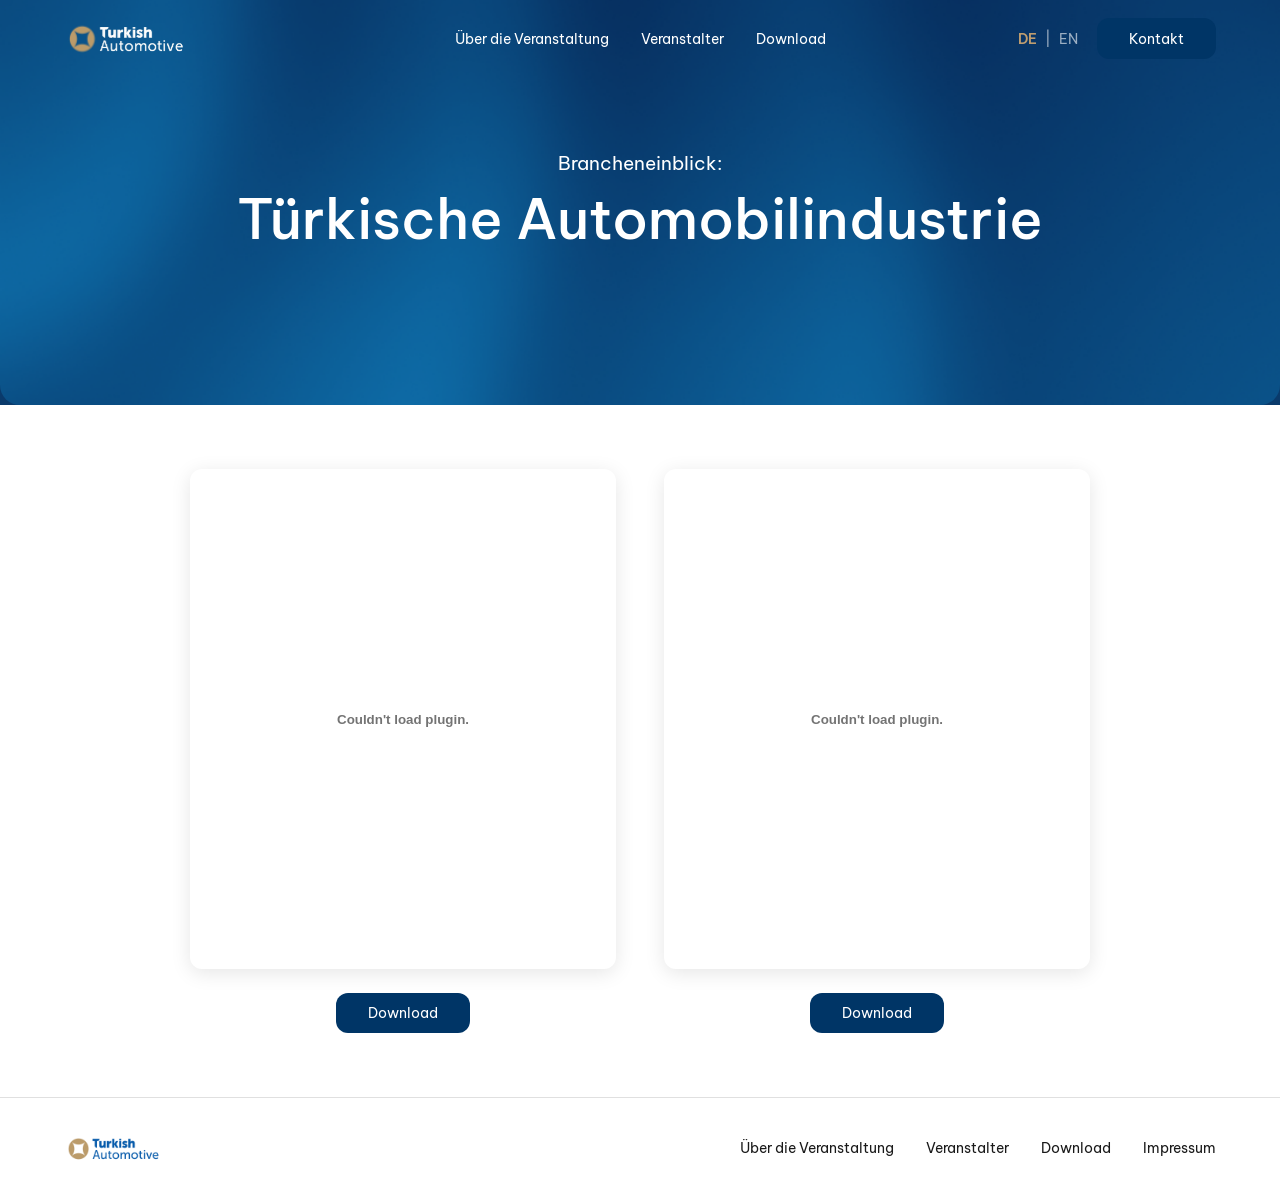
<file: download.html>
<!DOCTYPE html>
<html lang="de">
<head>
    <meta charset="UTF-8">
    <meta name="viewport" content="width=device-width, initial-scale=1.0">
    <title>Download – Deutsch-Türkischer Automobilgipfel 2025</title>
    <link rel="preconnect" href="https://fonts.googleapis.com">
    <link rel="preconnect" href="https://fonts.gstatic.com" crossorigin>
    <link href="https://fonts.googleapis.com/css2?family=Abhaya+Libre:wght@400;600;700;800&family=Be+Vietnam:wght@400;500;600;700&display=swap" rel="stylesheet">
    <link rel="stylesheet" href="style.css?v=29">
</head>
<body>
    <header class="header">
        <div class="header-logo">
            <img src="images/logos/Turkishautomotive logo weiss.svg" alt="Logo" class="logo-white">
            <img src="images/logos/Turkishautomotive logo blaue.svg" alt="Logo" class="logo-blue">
        </div>
        <nav class="header-nav">
            <a href="index.html#about">Über die Veranstaltung</a>
            <a href="veranstalter.html">Veranstalter</a>
            <a href="download.html">Download</a>
        </nav>
        <div class="header-actions"><div class="lang-switch"><a href="#" class="active">DE</a><span class="lang-divider">|</span><a href="download_en.html">EN</a></div><a href="kontakt.html" class="header-btn">Kontakt</a></div>
        <button class="hamburger" onclick="document.querySelector('.header').classList.toggle('nav-open')">
            <span></span><span></span><span></span>
        </button>
    </header>

    <section class="page-hero">
        <img src="images/backgrounds/blured_background.png" alt="" class="page-hero-bg">
        <div class="page-hero-text">
            <p class="page-hero-subtitle">Brancheneinblick:</p>
            <h1 class="page-hero-title">Türkische Automobilindustrie</h1>
        </div>
    </section>

    <section class="downloads">
        <div class="downloads-grid">
            <div class="download-card">
                <div class="download-preview">
                    <embed src="pdfs/Broschüre1.pdf" type="application/pdf">
                </div>
                <a href="pdfs/Broschüre1.pdf" download class="btn-download">Download</a>
            </div>
            <div class="download-card">
                <div class="download-preview">
                    <embed src="pdfs/Broschüre2.pdf" type="application/pdf">
                </div>
                <a href="pdfs/Broschüre2.pdf" download class="btn-download">Download</a>
            </div>
        </div>
    </section>

    <footer class="footer">
        <div class="footer-logo">
            <img src="images/logos/Turkishautomotive logo blaue.svg" alt="Logo">
        </div>
        <nav class="footer-nav">
            <a href="index.html#about">Über die Veranstaltung</a>
            <a href="veranstalter.html">Veranstalter</a>
            <a href="download.html">Download</a>
            <a href="impressum.html">Impressum</a>
        </nav>
    </footer>

    <script>

        if (location.hash) {
            history.replaceState(null, '', location.pathname + location.search);
            window.scrollTo(0, 0);
        }
        document.querySelectorAll('a[href^="#"]').forEach(a => {
            const href = a.getAttribute('href');
            if (href.length < 2) return;
            a.addEventListener('click', (e) => {
                const target = document.getElementById(href.slice(1));
                if (!target) return;
                e.preventDefault();
                target.scrollIntoView({behavior:'smooth'});
            });
        });
        const header = document.querySelector('.header');
        window.addEventListener('scroll', () => {
            if (window.scrollY > 50) {
                header.classList.add('scrolled');
            } else {
                header.classList.remove('scrolled');
            }
        });

        document.querySelectorAll('.hero, .page-hero').forEach(hero => {
            const isHero = hero.classList.contains('hero');
            const content = isHero ? hero.querySelector('.hero-content') : hero;
            const targets = Array.from(content ? content.children : [])
                .filter(el => !el.classList.contains('page-hero-bg'));
            targets.forEach((el, i) => {
                el.classList.add('reveal');
                el.style.transitionDelay = (i * 120) + 'ms';
            });
            requestAnimationFrame(() => requestAnimationFrame(() => {
                targets.forEach(el => el.classList.add('visible'));
            }));
        });
        document.querySelectorAll('section').forEach(section => {
            if (section.classList.contains('hero') || section.classList.contains('page-hero')) return;
            Array.from(section.children).forEach((el, i) => {
                if (el.classList.contains('guests-bg') ||
                    el.classList.contains('location-bg') ||
                    el.classList.contains('page-hero-bg')) return;
                el.classList.add('reveal');
                el.style.transitionDelay = (i * 100) + 'ms';
            });
        });
        document.querySelectorAll('.guests-grid, .speakers-grid, .moderators-grid, .downloads-grid').forEach(grid => {
            Array.from(grid.children).forEach((card, i) => {
                card.classList.add('reveal');
                card.style.transitionDelay = (i * 90) + 'ms';
            });
        });
        document.querySelectorAll('.veranstalter-text > p, .impressum-block, .about-text > p').forEach((el, i) => {
            el.classList.add('reveal');
            el.style.transitionDelay = ((i % 8) * 80) + 'ms';
        });
        const revealObs = new IntersectionObserver((entries) => {
            entries.forEach(e => {
                if (e.isIntersecting) {
                    e.target.classList.add('visible');
                    revealObs.unobserve(e.target);
                }
            });
        }, { threshold: 0.1, rootMargin: '0px 0px -40px 0px' });
        document.querySelectorAll('.reveal').forEach(el => revealObs.observe(el));
    </script>
</body>
</html>
</file>
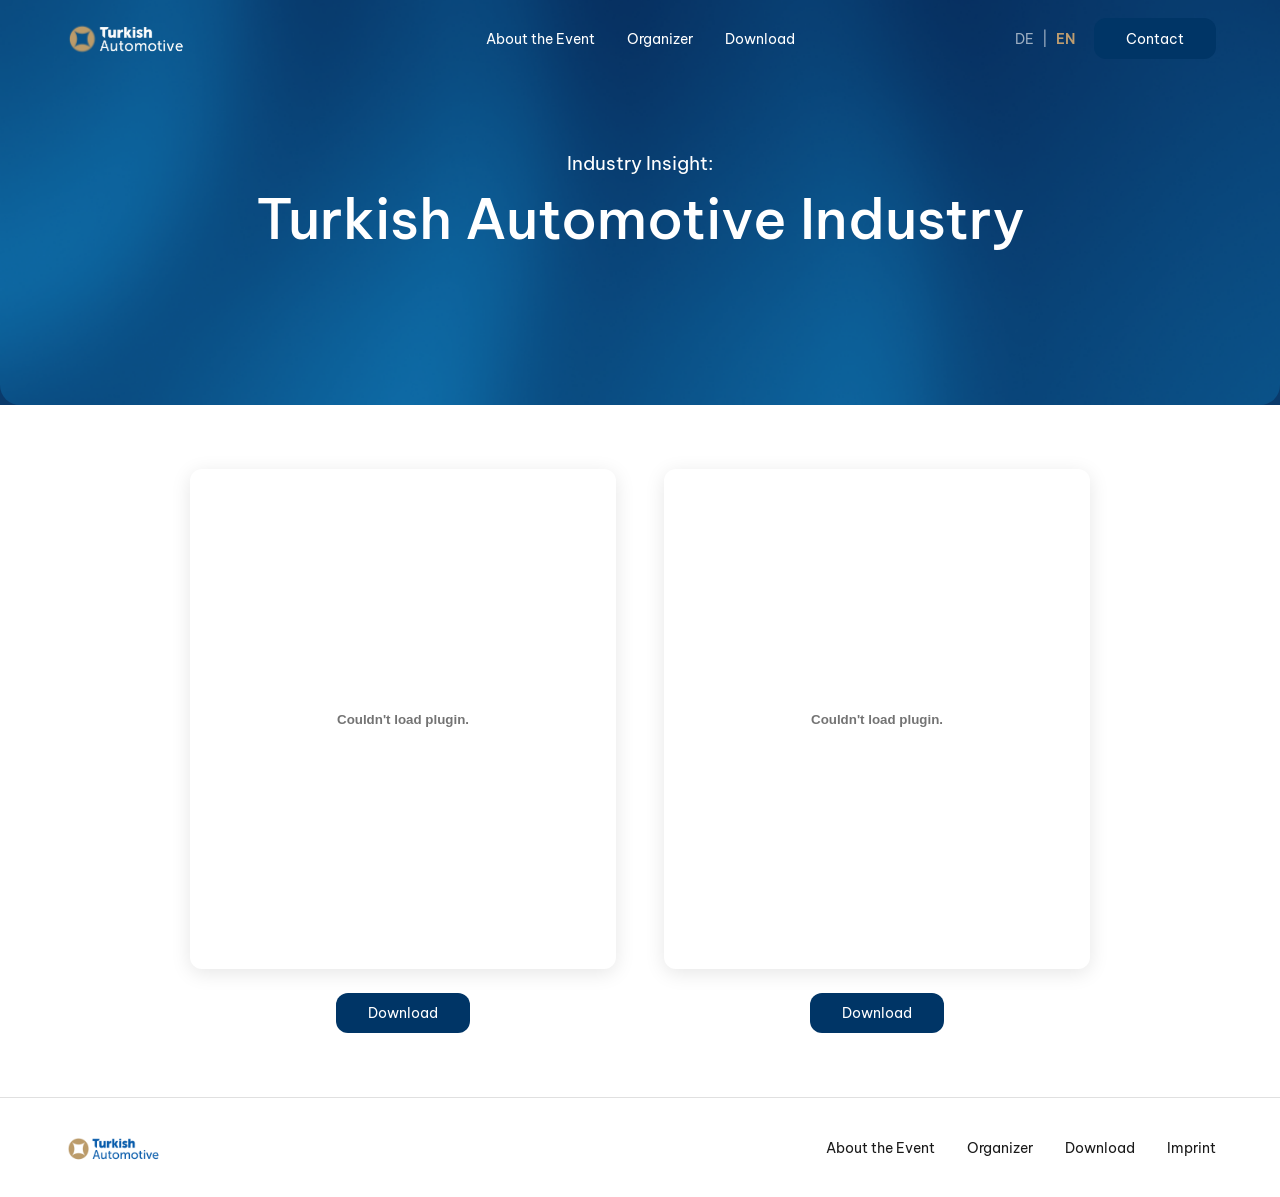
<file: download_en.html>
<!DOCTYPE html>
<html lang="en">
<head>
    <meta charset="UTF-8">
    <meta name="viewport" content="width=device-width, initial-scale=1.0">
    <title>Download – German-Turkish Automotive Summit 2025</title>
    <link rel="preconnect" href="https://fonts.googleapis.com">
    <link rel="preconnect" href="https://fonts.gstatic.com" crossorigin>
    <link href="https://fonts.googleapis.com/css2?family=Abhaya+Libre:wght@400;600;700;800&family=Be+Vietnam:wght@400;500;600;700&display=swap" rel="stylesheet">
    <link rel="stylesheet" href="style.css?v=29">
</head>
<body>
    <header class="header">
        <div class="header-logo">
            <img src="images/logos/Turkishautomotive logo weiss.svg" alt="Logo" class="logo-white">
            <img src="images/logos/Turkishautomotive logo blaue.svg" alt="Logo" class="logo-blue">
        </div>
        <nav class="header-nav">
            <a href="index_en.html#about">About the Event</a>
            <a href="veranstalter_en.html">Organizer</a>
            <a href="download_en.html">Download</a>
        </nav>
        <div class="header-actions"><div class="lang-switch"><a href="download.html">DE</a><span class="lang-divider">|</span><a href="#" class="active">EN</a></div><a href="kontakt_en.html" class="header-btn">Contact</a></div>
        <button class="hamburger" onclick="document.querySelector('.header').classList.toggle('nav-open')">
            <span></span><span></span><span></span>
        </button>
    </header>

    <section class="page-hero">
        <img src="images/backgrounds/blured_background.png" alt="" class="page-hero-bg">
        <div class="page-hero-text">
            <p class="page-hero-subtitle">Industry Insight:</p>
            <h1 class="page-hero-title">Turkish Automotive Industry</h1>
        </div>
    </section>

    <section class="downloads">
        <div class="downloads-grid">
            <div class="download-card">
                <div class="download-preview">
                    <embed src="pdfs/Broschüre1.pdf" type="application/pdf">
                </div>
                <a href="pdfs/Broschüre1.pdf" download class="btn-download">Download</a>
            </div>
            <div class="download-card">
                <div class="download-preview">
                    <embed src="pdfs/Broschüre2.pdf" type="application/pdf">
                </div>
                <a href="pdfs/Broschüre2.pdf" download class="btn-download">Download</a>
            </div>
        </div>
    </section>

    <footer class="footer">
        <div class="footer-logo">
            <img src="images/logos/Turkishautomotive logo blaue.svg" alt="Logo">
        </div>
        <nav class="footer-nav">
            <a href="index_en.html#about">About the Event</a>
            <a href="veranstalter_en.html">Organizer</a>
            <a href="download_en.html">Download</a>
            <a href="impressum_en.html">Imprint</a>
        </nav>
    </footer>

    <script>

        if (location.hash) {
            history.replaceState(null, '', location.pathname + location.search);
            window.scrollTo(0, 0);
        }
        document.querySelectorAll('a[href^="#"]').forEach(a => {
            const href = a.getAttribute('href');
            if (href.length < 2) return;
            a.addEventListener('click', (e) => {
                const target = document.getElementById(href.slice(1));
                if (!target) return;
                e.preventDefault();
                target.scrollIntoView({behavior:'smooth'});
            });
        });
        const header = document.querySelector('.header');
        window.addEventListener('scroll', () => {
            if (window.scrollY > 50) {
                header.classList.add('scrolled');
            } else {
                header.classList.remove('scrolled');
            }
        });

        document.querySelectorAll('.hero, .page-hero').forEach(hero => {
            const isHero = hero.classList.contains('hero');
            const content = isHero ? hero.querySelector('.hero-content') : hero;
            const targets = Array.from(content ? content.children : [])
                .filter(el => !el.classList.contains('page-hero-bg'));
            targets.forEach((el, i) => {
                el.classList.add('reveal');
                el.style.transitionDelay = (i * 120) + 'ms';
            });
            requestAnimationFrame(() => requestAnimationFrame(() => {
                targets.forEach(el => el.classList.add('visible'));
            }));
        });
        document.querySelectorAll('section').forEach(section => {
            if (section.classList.contains('hero') || section.classList.contains('page-hero')) return;
            Array.from(section.children).forEach((el, i) => {
                if (el.classList.contains('guests-bg') ||
                    el.classList.contains('location-bg') ||
                    el.classList.contains('page-hero-bg')) return;
                el.classList.add('reveal');
                el.style.transitionDelay = (i * 100) + 'ms';
            });
        });
        document.querySelectorAll('.guests-grid, .speakers-grid, .moderators-grid, .downloads-grid').forEach(grid => {
            Array.from(grid.children).forEach((card, i) => {
                card.classList.add('reveal');
                card.style.transitionDelay = (i * 90) + 'ms';
            });
        });
        document.querySelectorAll('.veranstalter-text > p, .impressum-block, .about-text > p').forEach((el, i) => {
            el.classList.add('reveal');
            el.style.transitionDelay = ((i % 8) * 80) + 'ms';
        });
        const revealObs = new IntersectionObserver((entries) => {
            entries.forEach(e => {
                if (e.isIntersecting) {
                    e.target.classList.add('visible');
                    revealObs.unobserve(e.target);
                }
            });
        }, { threshold: 0.1, rootMargin: '0px 0px -40px 0px' });
        document.querySelectorAll('.reveal').forEach(el => revealObs.observe(el));
    </script>
</body>
</html>
</file>
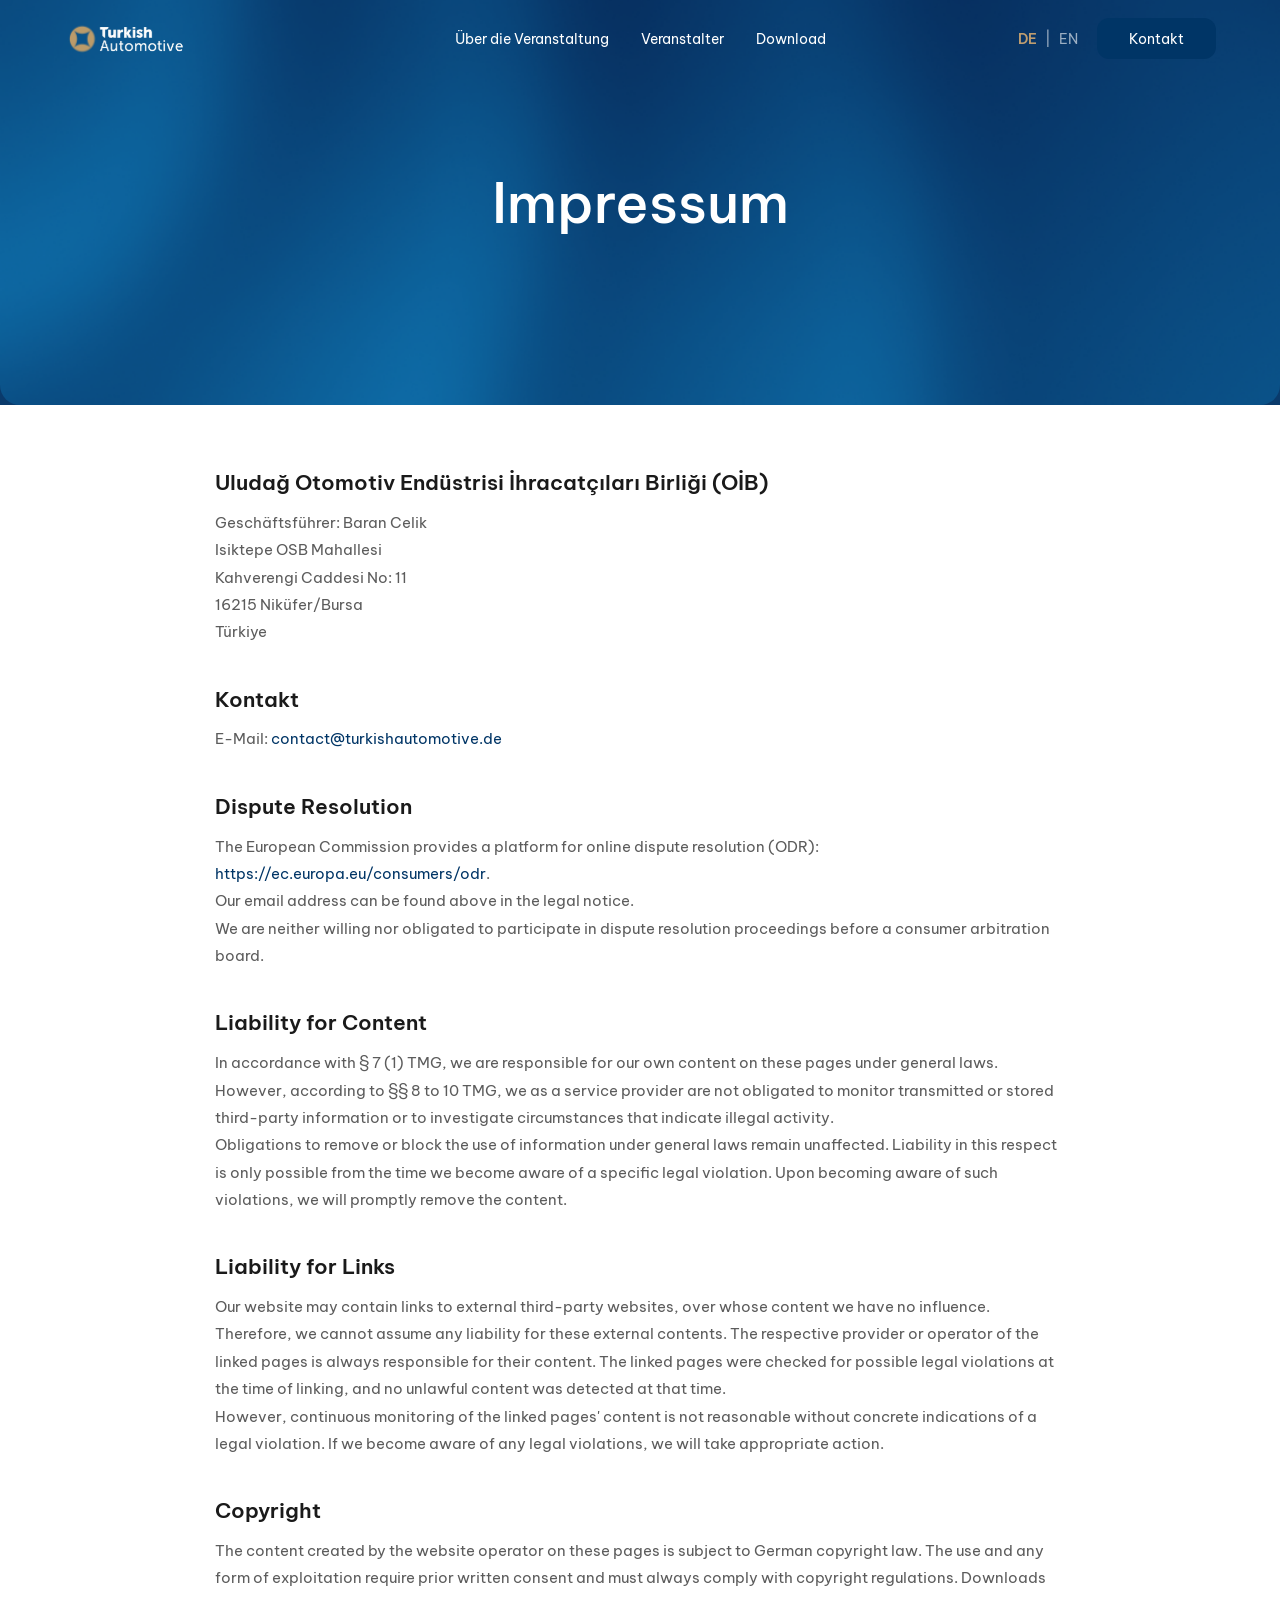
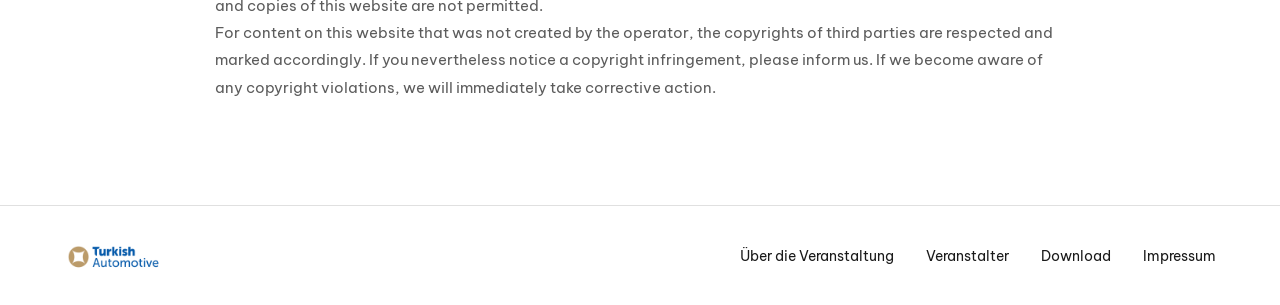
<file: impressum.html>
<!DOCTYPE html>
<html lang="de">
<head>
    <meta charset="UTF-8">
    <meta name="viewport" content="width=device-width, initial-scale=1.0">
    <title>Impressum – Deutsch-Türkischer Automobilgipfel 2025</title>
    <link rel="preconnect" href="https://fonts.googleapis.com">
    <link rel="preconnect" href="https://fonts.gstatic.com" crossorigin>
    <link href="https://fonts.googleapis.com/css2?family=Abhaya+Libre:wght@400;600;700;800&family=Be+Vietnam:wght@400;500;600;700&display=swap" rel="stylesheet">
    <link rel="stylesheet" href="style.css?v=29">
</head>
<body>
    <header class="header">
        <div class="header-logo">
            <img src="images/logos/Turkishautomotive logo weiss.svg" alt="Logo" class="logo-white">
            <img src="images/logos/Turkishautomotive logo blaue.svg" alt="Logo" class="logo-blue">
        </div>
        <nav class="header-nav">
            <a href="index.html#about">Über die Veranstaltung</a>
            <a href="veranstalter.html">Veranstalter</a>
            <a href="download.html">Download</a>
        </nav>
        <div class="header-actions"><div class="lang-switch"><a href="#" class="active">DE</a><span class="lang-divider">|</span><a href="impressum_en.html">EN</a></div><a href="kontakt.html" class="header-btn">Kontakt</a></div>
        <button class="hamburger" onclick="document.querySelector('.header').classList.toggle('nav-open')">
            <span></span><span></span><span></span>
        </button>
    </header>

    <section class="page-hero">
        <img src="images/backgrounds/blured_background.png" alt="" class="page-hero-bg">
        <h1 class="page-hero-title">Impressum</h1>
    </section>

    <section class="impressum-content">
        <div class="impressum-text">
            <div class="impressum-block">
                <h3>Uludağ Otomotiv Endüstrisi İhracatçıları Birliği (OİB)</h3>
                <p>Geschäftsführer: Baran Celik</p>
                <p>Isiktepe OSB Mahallesi</p>
                <p>Kahverengi Caddesi No: 11</p>
                <p>16215 Niküfer/Bursa</p>
                <p>Türkiye</p>
            </div>

            <div class="impressum-block">
                <h3>Kontakt</h3>
                <p>E-Mail: <a href="mailto:contact@turkishautomotive.de">contact@turkishautomotive.de</a></p>
            </div>

            <div class="impressum-block">
                <h3>Dispute Resolution</h3>
                <p>The European Commission provides a platform for online dispute resolution (ODR): <a href="https://ec.europa.eu/consumers/odr" target="_blank">https://ec.europa.eu/consumers/odr</a>.</p>
                <p>Our email address can be found above in the legal notice.</p>
                <p>We are neither willing nor obligated to participate in dispute resolution proceedings before a consumer arbitration board.</p>
            </div>

            <div class="impressum-block">
                <h3>Liability for Content</h3>
                <p>In accordance with § 7 (1) TMG, we are responsible for our own content on these pages under general laws. However, according to §§ 8 to 10 TMG, we as a service provider are not obligated to monitor transmitted or stored third-party information or to investigate circumstances that indicate illegal activity.</p>
                <p>Obligations to remove or block the use of information under general laws remain unaffected. Liability in this respect is only possible from the time we become aware of a specific legal violation. Upon becoming aware of such violations, we will promptly remove the content.</p>
            </div>

            <div class="impressum-block">
                <h3>Liability for Links</h3>
                <p>Our website may contain links to external third-party websites, over whose content we have no influence. Therefore, we cannot assume any liability for these external contents. The respective provider or operator of the linked pages is always responsible for their content. The linked pages were checked for possible legal violations at the time of linking, and no unlawful content was detected at that time.</p>
                <p>However, continuous monitoring of the linked pages' content is not reasonable without concrete indications of a legal violation. If we become aware of any legal violations, we will take appropriate action.</p>
            </div>

            <div class="impressum-block">
                <h3>Copyright</h3>
                <p>The content created by the website operator on these pages is subject to German copyright law. The use and any form of exploitation require prior written consent and must always comply with copyright regulations. Downloads and copies of this website are not permitted.</p>
                <p>For content on this website that was not created by the operator, the copyrights of third parties are respected and marked accordingly. If you nevertheless notice a copyright infringement, please inform us. If we become aware of any copyright violations, we will immediately take corrective action.</p>
            </div>
        </div>
    </section>

    <footer class="footer">
        <div class="footer-logo">
            <img src="images/logos/Turkishautomotive logo blaue.svg" alt="Logo">
        </div>
        <nav class="footer-nav">
            <a href="index.html#about">Über die Veranstaltung</a>
            <a href="veranstalter.html">Veranstalter</a>
            <a href="download.html">Download</a>
            <a href="impressum.html">Impressum</a>
        </nav>
    </footer>

    <script>

        if (location.hash) {
            history.replaceState(null, '', location.pathname + location.search);
            window.scrollTo(0, 0);
        }
        document.querySelectorAll('a[href^="#"]').forEach(a => {
            const href = a.getAttribute('href');
            if (href.length < 2) return;
            a.addEventListener('click', (e) => {
                const target = document.getElementById(href.slice(1));
                if (!target) return;
                e.preventDefault();
                target.scrollIntoView({behavior:'smooth'});
            });
        });
        const header = document.querySelector('.header');
        window.addEventListener('scroll', () => {
            if (window.scrollY > 50) {
                header.classList.add('scrolled');
            } else {
                header.classList.remove('scrolled');
            }
        });

        document.querySelectorAll('.hero, .page-hero').forEach(hero => {
            const isHero = hero.classList.contains('hero');
            const content = isHero ? hero.querySelector('.hero-content') : hero;
            const targets = Array.from(content ? content.children : [])
                .filter(el => !el.classList.contains('page-hero-bg'));
            targets.forEach((el, i) => {
                el.classList.add('reveal');
                el.style.transitionDelay = (i * 120) + 'ms';
            });
            requestAnimationFrame(() => requestAnimationFrame(() => {
                targets.forEach(el => el.classList.add('visible'));
            }));
        });
        document.querySelectorAll('section').forEach(section => {
            if (section.classList.contains('hero') || section.classList.contains('page-hero')) return;
            Array.from(section.children).forEach((el, i) => {
                if (el.classList.contains('guests-bg') ||
                    el.classList.contains('location-bg') ||
                    el.classList.contains('page-hero-bg')) return;
                el.classList.add('reveal');
                el.style.transitionDelay = (i * 100) + 'ms';
            });
        });
        document.querySelectorAll('.guests-grid, .speakers-grid, .moderators-grid, .downloads-grid').forEach(grid => {
            Array.from(grid.children).forEach((card, i) => {
                card.classList.add('reveal');
                card.style.transitionDelay = (i * 90) + 'ms';
            });
        });
        document.querySelectorAll('.veranstalter-text > p, .impressum-block, .about-text > p').forEach((el, i) => {
            el.classList.add('reveal');
            el.style.transitionDelay = ((i % 8) * 80) + 'ms';
        });
        const revealObs = new IntersectionObserver((entries) => {
            entries.forEach(e => {
                if (e.isIntersecting) {
                    e.target.classList.add('visible');
                    revealObs.unobserve(e.target);
                }
            });
        }, { threshold: 0.1, rootMargin: '0px 0px -40px 0px' });
        document.querySelectorAll('.reveal').forEach(el => revealObs.observe(el));
    </script>
</body>
</html>
</file>
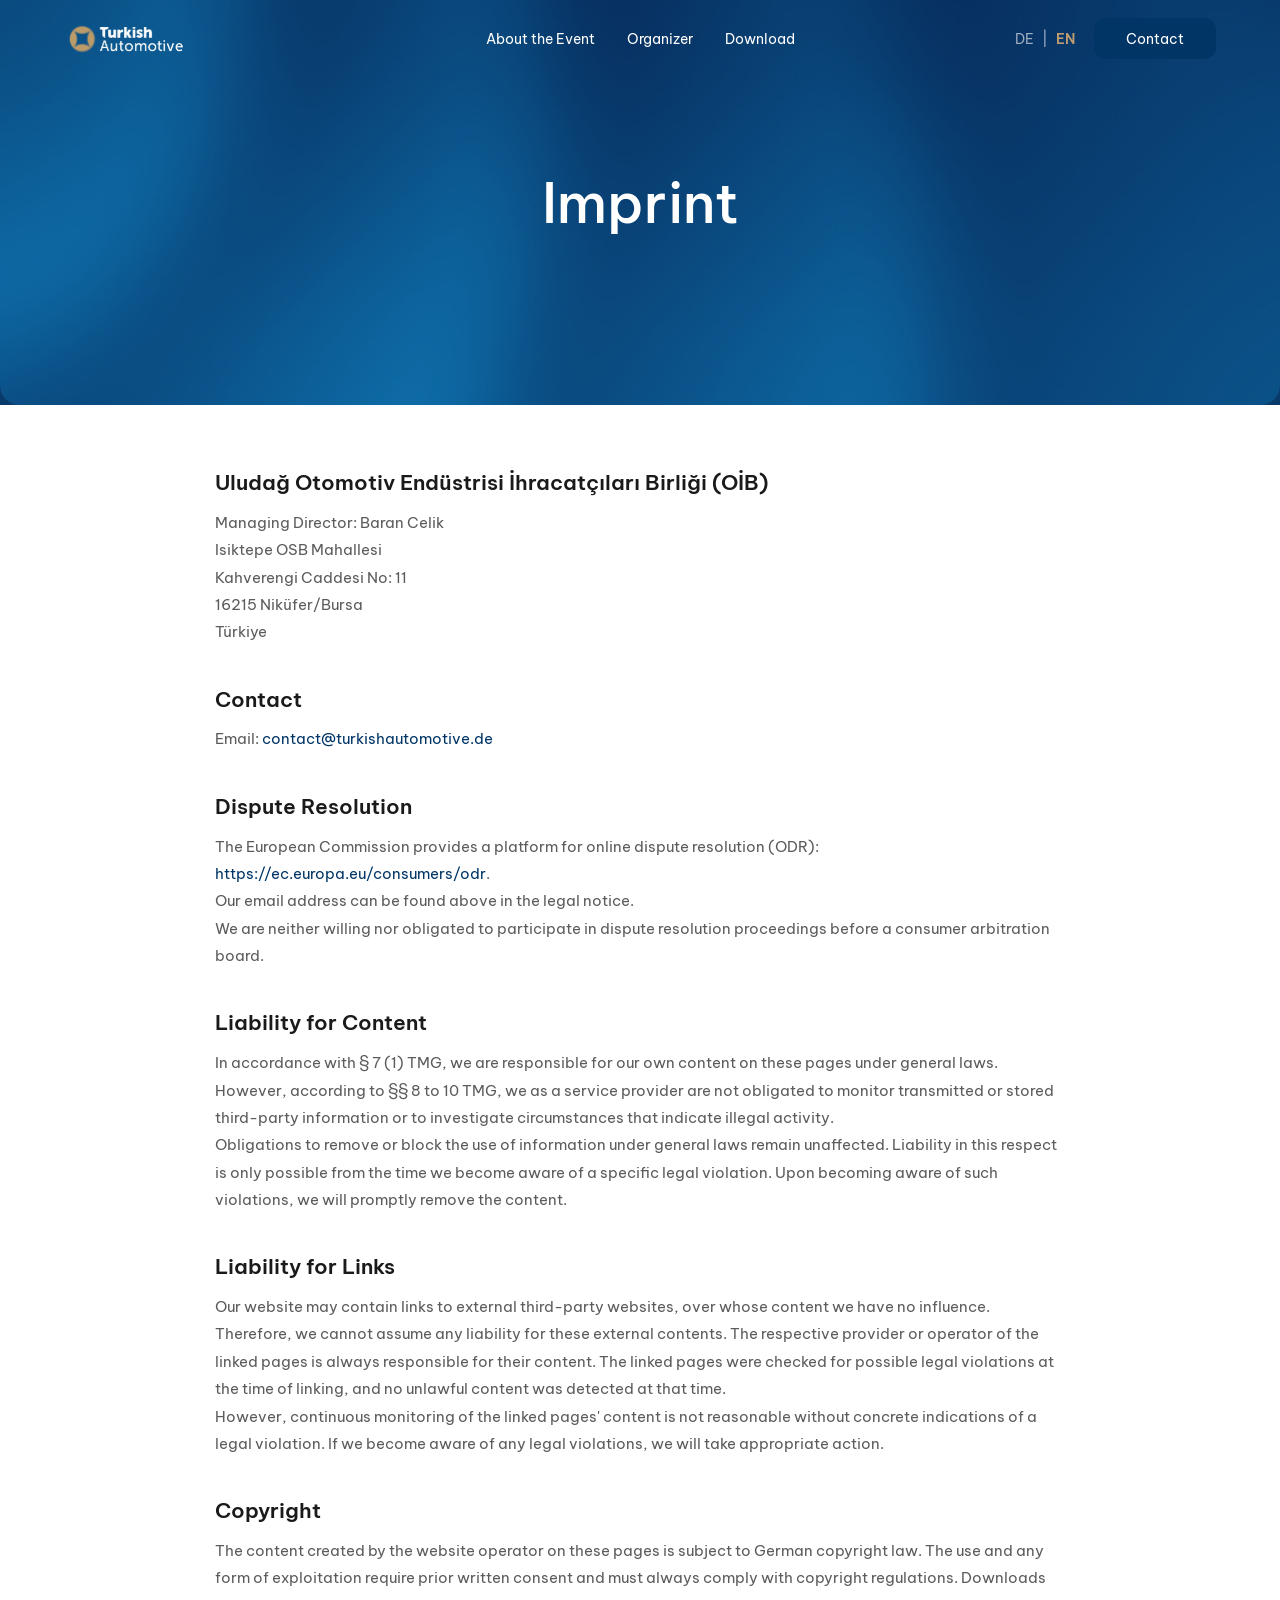
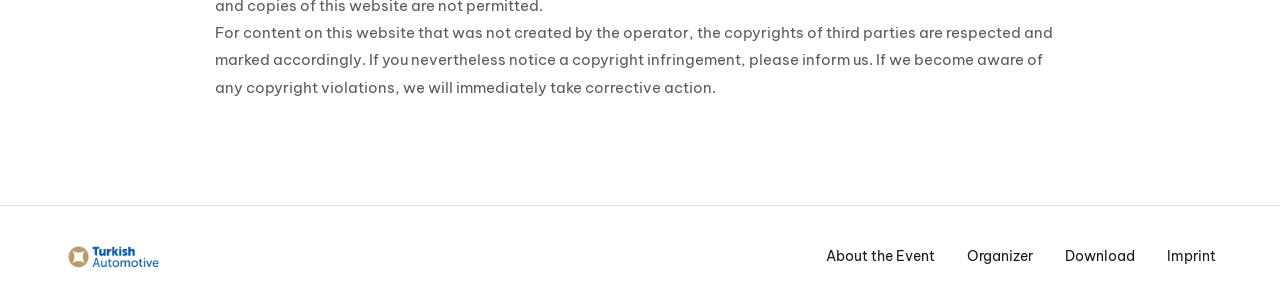
<file: impressum_en.html>
<!DOCTYPE html>
<html lang="en">
<head>
    <meta charset="UTF-8">
    <meta name="viewport" content="width=device-width, initial-scale=1.0">
    <title>Imprint – German-Turkish Automotive Summit 2025</title>
    <link rel="preconnect" href="https://fonts.googleapis.com">
    <link rel="preconnect" href="https://fonts.gstatic.com" crossorigin>
    <link href="https://fonts.googleapis.com/css2?family=Abhaya+Libre:wght@400;600;700;800&family=Be+Vietnam:wght@400;500;600;700&display=swap" rel="stylesheet">
    <link rel="stylesheet" href="style.css?v=29">
</head>
<body>
    <header class="header">
        <div class="header-logo">
            <img src="images/logos/Turkishautomotive logo weiss.svg" alt="Logo" class="logo-white">
            <img src="images/logos/Turkishautomotive logo blaue.svg" alt="Logo" class="logo-blue">
        </div>
        <nav class="header-nav">
            <a href="index_en.html#about">About the Event</a>
            <a href="veranstalter_en.html">Organizer</a>
            <a href="download_en.html">Download</a>
        </nav>
        <div class="header-actions"><div class="lang-switch"><a href="impressum.html">DE</a><span class="lang-divider">|</span><a href="#" class="active">EN</a></div><a href="kontakt_en.html" class="header-btn">Contact</a></div>
        <button class="hamburger" onclick="document.querySelector('.header').classList.toggle('nav-open')">
            <span></span><span></span><span></span>
        </button>
    </header>

    <section class="page-hero">
        <img src="images/backgrounds/blured_background.png" alt="" class="page-hero-bg">
        <h1 class="page-hero-title">Imprint</h1>
    </section>

    <section class="impressum-content">
        <div class="impressum-text">
            <div class="impressum-block">
                <h3>Uludağ Otomotiv Endüstrisi İhracatçıları Birliği (OİB)</h3>
                <p>Managing Director: Baran Celik</p>
                <p>Isiktepe OSB Mahallesi</p>
                <p>Kahverengi Caddesi No: 11</p>
                <p>16215 Niküfer/Bursa</p>
                <p>Türkiye</p>
            </div>

            <div class="impressum-block">
                <h3>Contact</h3>
                <p>Email: <a href="mailto:contact@turkishautomotive.de">contact@turkishautomotive.de</a></p>
            </div>

            <div class="impressum-block">
                <h3>Dispute Resolution</h3>
                <p>The European Commission provides a platform for online dispute resolution (ODR): <a href="https://ec.europa.eu/consumers/odr" target="_blank">https://ec.europa.eu/consumers/odr</a>.</p>
                <p>Our email address can be found above in the legal notice.</p>
                <p>We are neither willing nor obligated to participate in dispute resolution proceedings before a consumer arbitration board.</p>
            </div>

            <div class="impressum-block">
                <h3>Liability for Content</h3>
                <p>In accordance with § 7 (1) TMG, we are responsible for our own content on these pages under general laws. However, according to §§ 8 to 10 TMG, we as a service provider are not obligated to monitor transmitted or stored third-party information or to investigate circumstances that indicate illegal activity.</p>
                <p>Obligations to remove or block the use of information under general laws remain unaffected. Liability in this respect is only possible from the time we become aware of a specific legal violation. Upon becoming aware of such violations, we will promptly remove the content.</p>
            </div>

            <div class="impressum-block">
                <h3>Liability for Links</h3>
                <p>Our website may contain links to external third-party websites, over whose content we have no influence. Therefore, we cannot assume any liability for these external contents. The respective provider or operator of the linked pages is always responsible for their content. The linked pages were checked for possible legal violations at the time of linking, and no unlawful content was detected at that time.</p>
                <p>However, continuous monitoring of the linked pages' content is not reasonable without concrete indications of a legal violation. If we become aware of any legal violations, we will take appropriate action.</p>
            </div>

            <div class="impressum-block">
                <h3>Copyright</h3>
                <p>The content created by the website operator on these pages is subject to German copyright law. The use and any form of exploitation require prior written consent and must always comply with copyright regulations. Downloads and copies of this website are not permitted.</p>
                <p>For content on this website that was not created by the operator, the copyrights of third parties are respected and marked accordingly. If you nevertheless notice a copyright infringement, please inform us. If we become aware of any copyright violations, we will immediately take corrective action.</p>
            </div>
        </div>
    </section>

    <footer class="footer">
        <div class="footer-logo">
            <img src="images/logos/Turkishautomotive logo blaue.svg" alt="Logo">
        </div>
        <nav class="footer-nav">
            <a href="index_en.html#about">About the Event</a>
            <a href="veranstalter_en.html">Organizer</a>
            <a href="download_en.html">Download</a>
            <a href="impressum_en.html">Imprint</a>
        </nav>
    </footer>

    <script>

        if (location.hash) {
            history.replaceState(null, '', location.pathname + location.search);
            window.scrollTo(0, 0);
        }
        document.querySelectorAll('a[href^="#"]').forEach(a => {
            const href = a.getAttribute('href');
            if (href.length < 2) return;
            a.addEventListener('click', (e) => {
                const target = document.getElementById(href.slice(1));
                if (!target) return;
                e.preventDefault();
                target.scrollIntoView({behavior:'smooth'});
            });
        });
        const header = document.querySelector('.header');
        window.addEventListener('scroll', () => {
            if (window.scrollY > 50) {
                header.classList.add('scrolled');
            } else {
                header.classList.remove('scrolled');
            }
        });

        document.querySelectorAll('.hero, .page-hero').forEach(hero => {
            const isHero = hero.classList.contains('hero');
            const content = isHero ? hero.querySelector('.hero-content') : hero;
            const targets = Array.from(content ? content.children : [])
                .filter(el => !el.classList.contains('page-hero-bg'));
            targets.forEach((el, i) => {
                el.classList.add('reveal');
                el.style.transitionDelay = (i * 120) + 'ms';
            });
            requestAnimationFrame(() => requestAnimationFrame(() => {
                targets.forEach(el => el.classList.add('visible'));
            }));
        });
        document.querySelectorAll('section').forEach(section => {
            if (section.classList.contains('hero') || section.classList.contains('page-hero')) return;
            Array.from(section.children).forEach((el, i) => {
                if (el.classList.contains('guests-bg') ||
                    el.classList.contains('location-bg') ||
                    el.classList.contains('page-hero-bg')) return;
                el.classList.add('reveal');
                el.style.transitionDelay = (i * 100) + 'ms';
            });
        });
        document.querySelectorAll('.guests-grid, .speakers-grid, .moderators-grid, .downloads-grid').forEach(grid => {
            Array.from(grid.children).forEach((card, i) => {
                card.classList.add('reveal');
                card.style.transitionDelay = (i * 90) + 'ms';
            });
        });
        document.querySelectorAll('.veranstalter-text > p, .impressum-block, .about-text > p').forEach((el, i) => {
            el.classList.add('reveal');
            el.style.transitionDelay = ((i % 8) * 80) + 'ms';
        });
        const revealObs = new IntersectionObserver((entries) => {
            entries.forEach(e => {
                if (e.isIntersecting) {
                    e.target.classList.add('visible');
                    revealObs.unobserve(e.target);
                }
            });
        }, { threshold: 0.1, rootMargin: '0px 0px -40px 0px' });
        document.querySelectorAll('.reveal').forEach(el => revealObs.observe(el));
    </script>
</body>
</html>
</file>
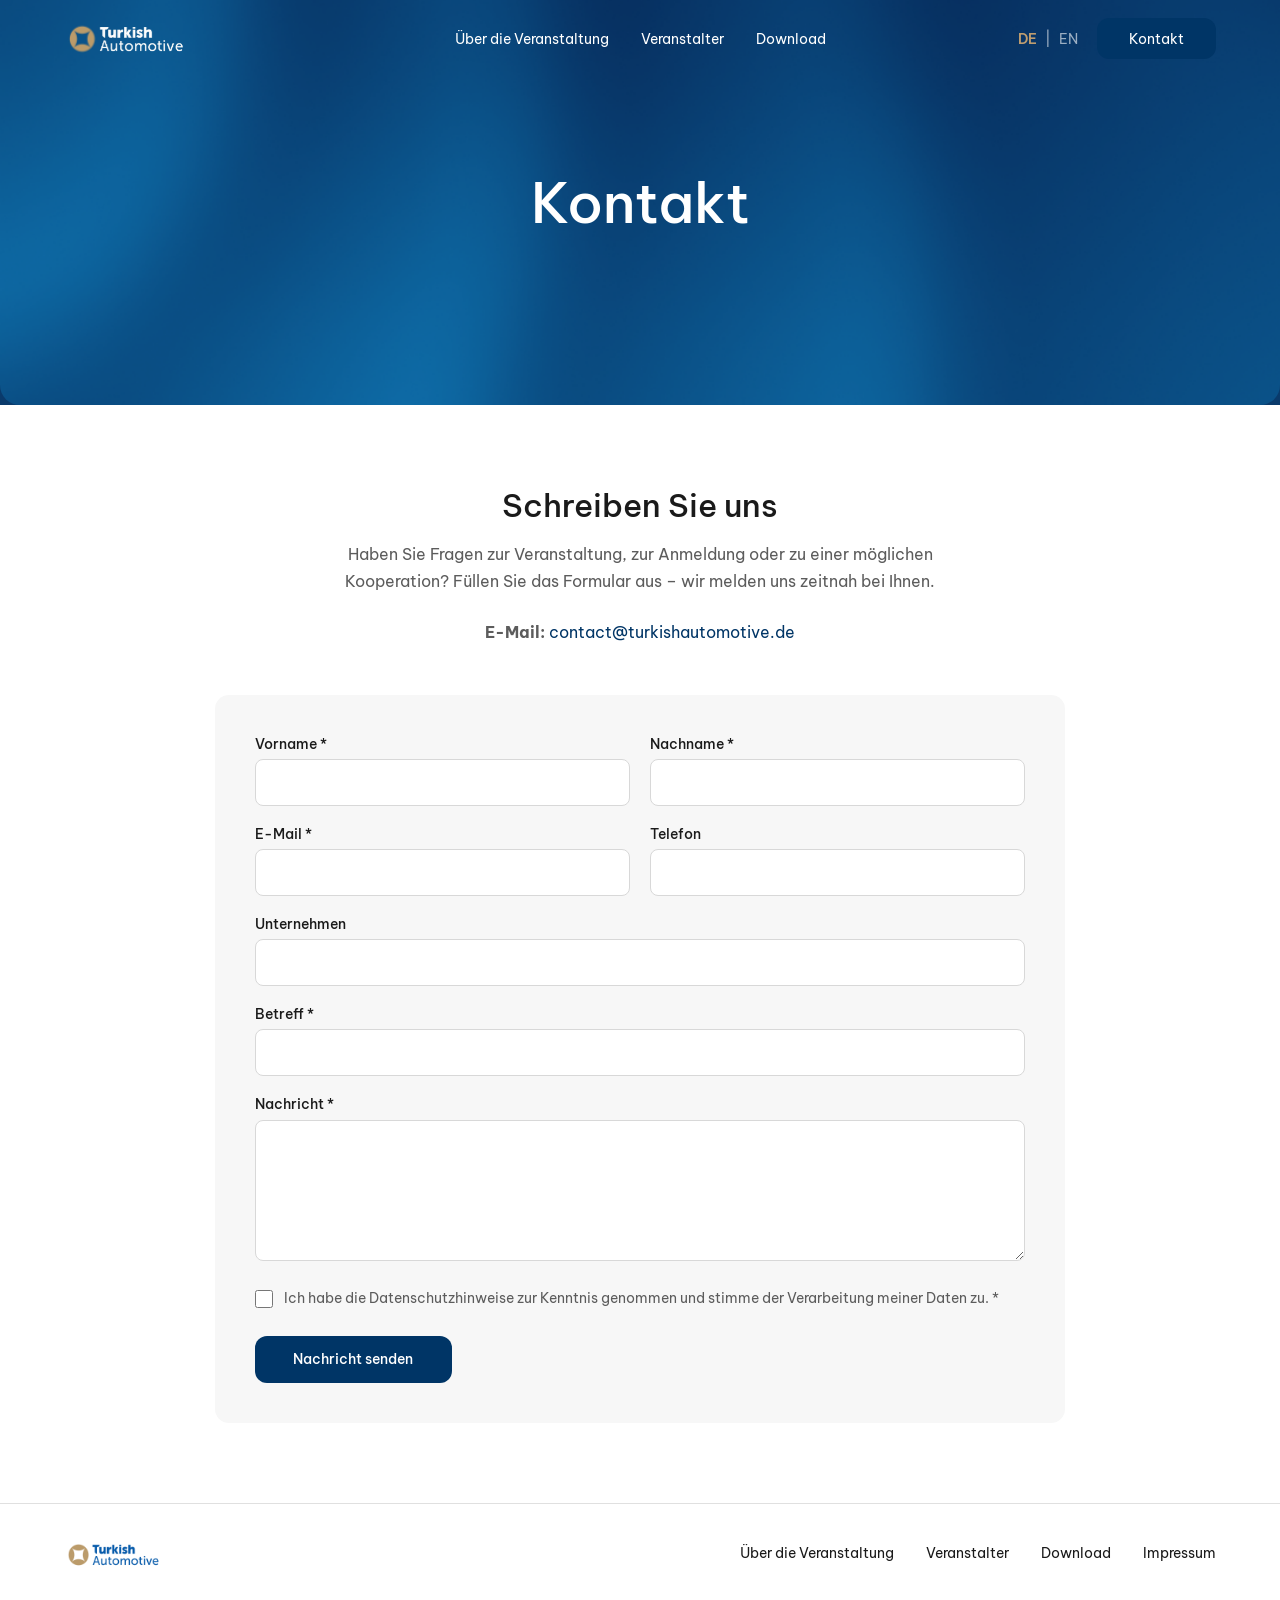
<file: kontakt.html>
<!DOCTYPE html>
<html lang="de">
<head>
    <meta charset="UTF-8">
    <meta name="viewport" content="width=device-width, initial-scale=1.0">
    <title>Kontakt – Deutsch-Türkischer Automobilgipfel 2025</title>
    <link rel="preconnect" href="https://fonts.googleapis.com">
    <link rel="preconnect" href="https://fonts.gstatic.com" crossorigin>
    <link href="https://fonts.googleapis.com/css2?family=Abhaya+Libre:wght@400;600;700;800&family=Be+Vietnam:wght@400;500;600;700&display=swap" rel="stylesheet">
    <link rel="stylesheet" href="style.css?v=29">
</head>
<body>
    <header class="header">
        <div class="header-logo">
            <img src="images/logos/Turkishautomotive logo weiss.svg" alt="Logo" class="logo-white">
            <img src="images/logos/Turkishautomotive logo blaue.svg" alt="Logo" class="logo-blue">
        </div>
        <nav class="header-nav">
            <a href="index.html#about">Über die Veranstaltung</a>
            <a href="veranstalter.html">Veranstalter</a>
            <a href="download.html">Download</a>
        </nav>
        <div class="header-actions"><div class="lang-switch"><a href="#" class="active">DE</a><span class="lang-divider">|</span><a href="kontakt_en.html">EN</a></div><a href="kontakt.html" class="header-btn">Kontakt</a></div>
        <button class="hamburger" onclick="document.querySelector('.header').classList.toggle('nav-open')">
            <span></span><span></span><span></span>
        </button>
    </header>

    <section class="page-hero">
        <img src="images/backgrounds/blured_background.png" alt="" class="page-hero-bg">
        <h1 class="page-hero-title">Kontakt</h1>
    </section>

    <section class="kontakt-content">
        <div class="kontakt-wrapper">
            <div class="kontakt-intro">
                <h2>Schreiben Sie uns</h2>
                <p>Haben Sie Fragen zur Veranstaltung, zur Anmeldung oder zu einer möglichen Kooperation? Füllen Sie das Formular aus – wir melden uns zeitnah bei Ihnen.</p>
                <div class="kontakt-info">
                    <p><strong>E-Mail:</strong> <a href="mailto:contact@turkishautomotive.de">contact@turkishautomotive.de</a></p>
                </div>
            </div>

            <form class="kontakt-form" action="mailto:contact@turkishautomotive.de" method="post" enctype="text/plain">
                <div class="form-row">
                    <div class="form-group">
                        <label for="vorname">Vorname *</label>
                        <input type="text" id="vorname" name="vorname" required>
                    </div>
                    <div class="form-group">
                        <label for="nachname">Nachname *</label>
                        <input type="text" id="nachname" name="nachname" required>
                    </div>
                </div>

                <div class="form-row">
                    <div class="form-group">
                        <label for="email">E-Mail *</label>
                        <input type="email" id="email" name="email" required>
                    </div>
                    <div class="form-group">
                        <label for="telefon">Telefon</label>
                        <input type="tel" id="telefon" name="telefon">
                    </div>
                </div>

                <div class="form-group">
                    <label for="unternehmen">Unternehmen</label>
                    <input type="text" id="unternehmen" name="unternehmen">
                </div>

                <div class="form-group">
                    <label for="betreff">Betreff *</label>
                    <input type="text" id="betreff" name="betreff" required>
                </div>

                <div class="form-group">
                    <label for="nachricht">Nachricht *</label>
                    <textarea id="nachricht" name="nachricht" rows="6" required></textarea>
                </div>

                <div class="form-group form-checkbox">
                    <input type="checkbox" id="datenschutz" name="datenschutz" required>
                    <label for="datenschutz">Ich habe die Datenschutzhinweise zur Kenntnis genommen und stimme der Verarbeitung meiner Daten zu. *</label>
                </div>

                <button type="submit" class="form-submit">Nachricht senden</button>
            </form>
        </div>
    </section>

    <footer class="footer">
        <div class="footer-logo">
            <img src="images/logos/Turkishautomotive logo blaue.svg" alt="Logo">
        </div>
        <nav class="footer-nav">
            <a href="index.html#about">Über die Veranstaltung</a>
            <a href="veranstalter.html">Veranstalter</a>
            <a href="download.html">Download</a>
            <a href="impressum.html">Impressum</a>
        </nav>
    </footer>

    <script>

        if (location.hash) {
            history.replaceState(null, '', location.pathname + location.search);
            window.scrollTo(0, 0);
        }
        document.querySelectorAll('a[href^="#"]').forEach(a => {
            const href = a.getAttribute('href');
            if (href.length < 2) return;
            a.addEventListener('click', (e) => {
                const target = document.getElementById(href.slice(1));
                if (!target) return;
                e.preventDefault();
                target.scrollIntoView({behavior:'smooth'});
            });
        });
        const header = document.querySelector('.header');
        window.addEventListener('scroll', () => {
            if (window.scrollY > 50) {
                header.classList.add('scrolled');
            } else {
                header.classList.remove('scrolled');
            }
        });

        document.querySelectorAll('.hero, .page-hero').forEach(hero => {
            const isHero = hero.classList.contains('hero');
            const content = isHero ? hero.querySelector('.hero-content') : hero;
            const targets = Array.from(content ? content.children : [])
                .filter(el => !el.classList.contains('page-hero-bg'));
            targets.forEach((el, i) => {
                el.classList.add('reveal');
                el.style.transitionDelay = (i * 120) + 'ms';
            });
            requestAnimationFrame(() => requestAnimationFrame(() => {
                targets.forEach(el => el.classList.add('visible'));
            }));
        });
        document.querySelectorAll('section').forEach(section => {
            if (section.classList.contains('hero') || section.classList.contains('page-hero')) return;
            Array.from(section.children).forEach((el, i) => {
                if (el.classList.contains('guests-bg') ||
                    el.classList.contains('location-bg') ||
                    el.classList.contains('page-hero-bg')) return;
                el.classList.add('reveal');
                el.style.transitionDelay = (i * 100) + 'ms';
            });
        });
        document.querySelectorAll('.guests-grid, .speakers-grid, .moderators-grid, .downloads-grid').forEach(grid => {
            Array.from(grid.children).forEach((card, i) => {
                card.classList.add('reveal');
                card.style.transitionDelay = (i * 90) + 'ms';
            });
        });
        document.querySelectorAll('.veranstalter-text > p, .impressum-block, .about-text > p').forEach((el, i) => {
            el.classList.add('reveal');
            el.style.transitionDelay = ((i % 8) * 80) + 'ms';
        });
        const revealObs = new IntersectionObserver((entries) => {
            entries.forEach(e => {
                if (e.isIntersecting) {
                    e.target.classList.add('visible');
                    revealObs.unobserve(e.target);
                }
            });
        }, { threshold: 0.1, rootMargin: '0px 0px -40px 0px' });
        document.querySelectorAll('.reveal').forEach(el => revealObs.observe(el));
    </script>
</body>
</html>
</file>
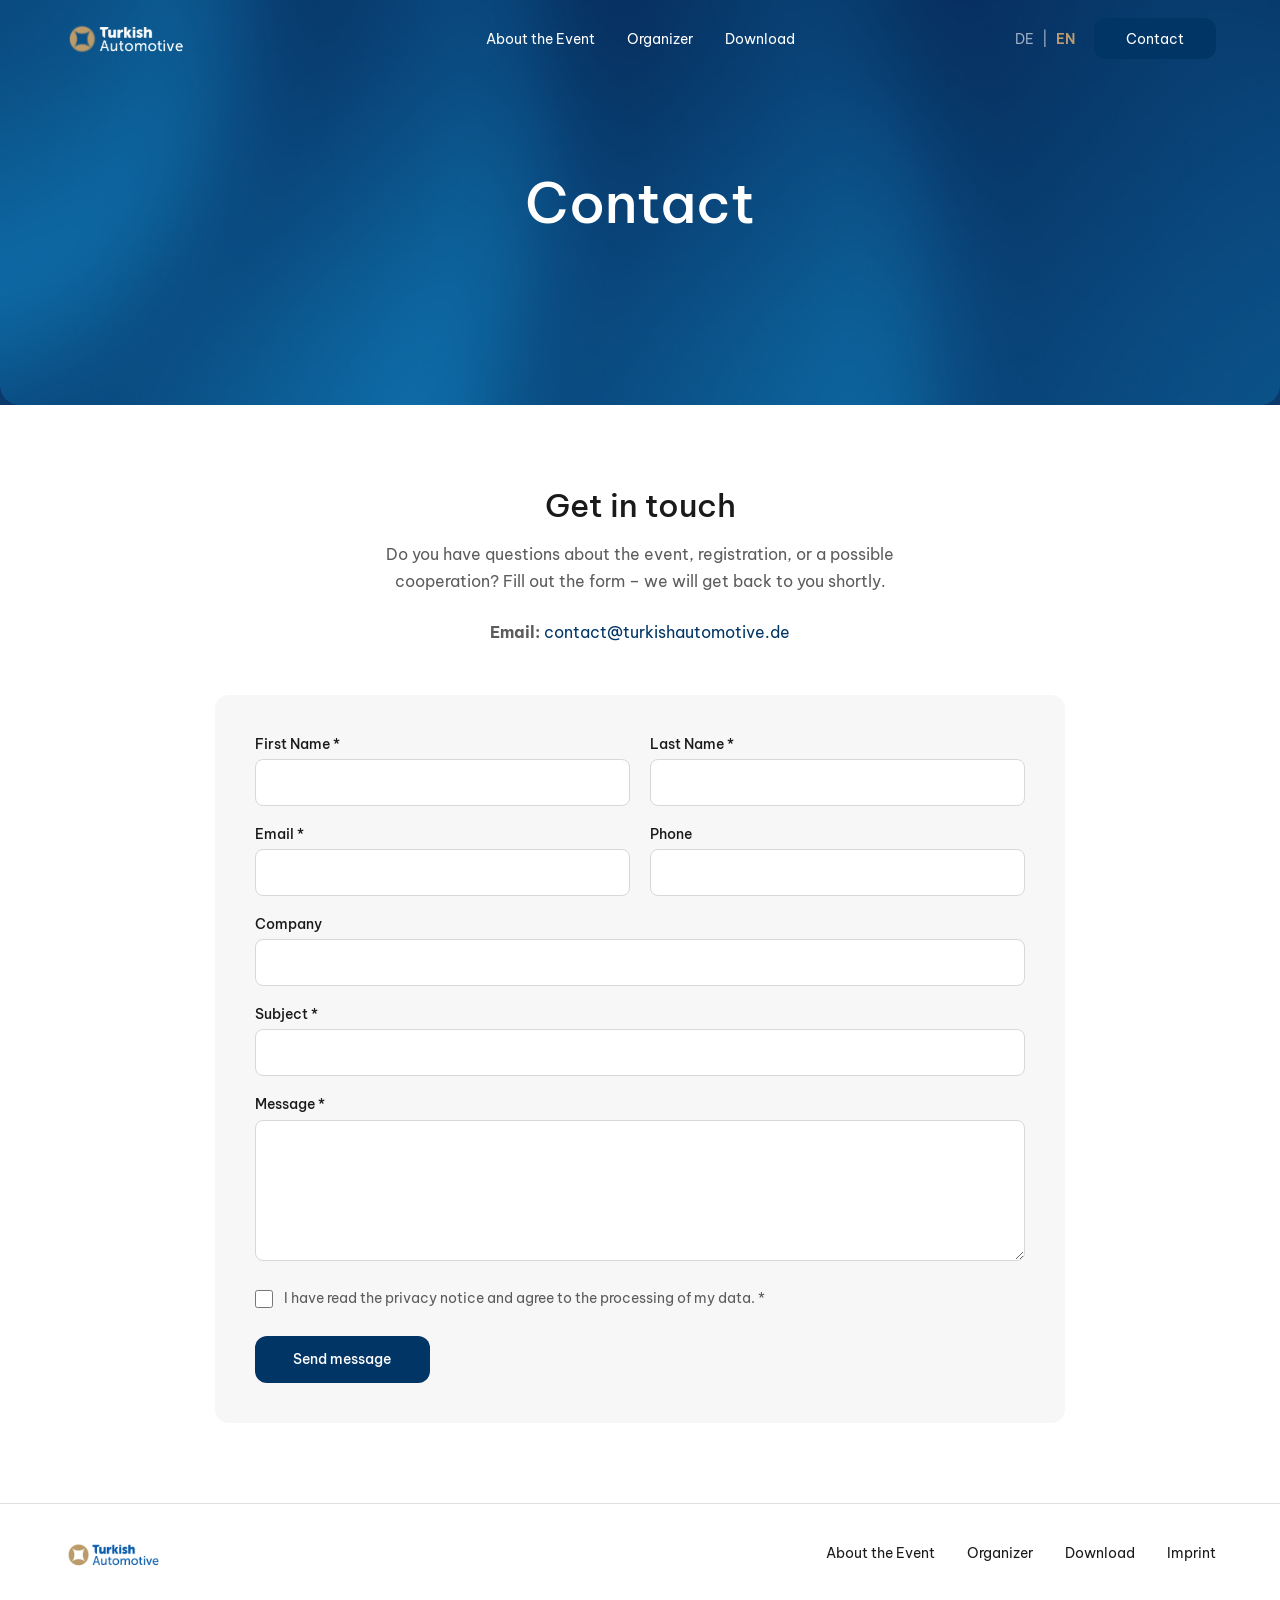
<file: kontakt_en.html>
<!DOCTYPE html>
<html lang="en">
<head>
    <meta charset="UTF-8">
    <meta name="viewport" content="width=device-width, initial-scale=1.0">
    <title>Contact – German-Turkish Automotive Summit 2025</title>
    <link rel="preconnect" href="https://fonts.googleapis.com">
    <link rel="preconnect" href="https://fonts.gstatic.com" crossorigin>
    <link href="https://fonts.googleapis.com/css2?family=Abhaya+Libre:wght@400;600;700;800&family=Be+Vietnam:wght@400;500;600;700&display=swap" rel="stylesheet">
    <link rel="stylesheet" href="style.css?v=29">
</head>
<body>
    <header class="header">
        <div class="header-logo">
            <img src="images/logos/Turkishautomotive logo weiss.svg" alt="Logo" class="logo-white">
            <img src="images/logos/Turkishautomotive logo blaue.svg" alt="Logo" class="logo-blue">
        </div>
        <nav class="header-nav">
            <a href="index_en.html#about">About the Event</a>
            <a href="veranstalter_en.html">Organizer</a>
            <a href="download_en.html">Download</a>
        </nav>
        <div class="header-actions"><div class="lang-switch"><a href="kontakt.html">DE</a><span class="lang-divider">|</span><a href="#" class="active">EN</a></div><a href="kontakt_en.html" class="header-btn">Contact</a></div>
        <button class="hamburger" onclick="document.querySelector('.header').classList.toggle('nav-open')">
            <span></span><span></span><span></span>
        </button>
    </header>

    <section class="page-hero">
        <img src="images/backgrounds/blured_background.png" alt="" class="page-hero-bg">
        <h1 class="page-hero-title">Contact</h1>
    </section>

    <section class="kontakt-content">
        <div class="kontakt-wrapper">
            <div class="kontakt-intro">
                <h2>Get in touch</h2>
                <p>Do you have questions about the event, registration, or a possible cooperation? Fill out the form – we will get back to you shortly.</p>
                <div class="kontakt-info">
                    <p><strong>Email:</strong> <a href="mailto:contact@turkishautomotive.de">contact@turkishautomotive.de</a></p>
                </div>
            </div>

            <form class="kontakt-form" action="mailto:contact@turkishautomotive.de" method="post" enctype="text/plain">
                <div class="form-row">
                    <div class="form-group">
                        <label for="vorname">First Name *</label>
                        <input type="text" id="vorname" name="vorname" required>
                    </div>
                    <div class="form-group">
                        <label for="nachname">Last Name *</label>
                        <input type="text" id="nachname" name="nachname" required>
                    </div>
                </div>

                <div class="form-row">
                    <div class="form-group">
                        <label for="email">Email *</label>
                        <input type="email" id="email" name="email" required>
                    </div>
                    <div class="form-group">
                        <label for="telefon">Phone</label>
                        <input type="tel" id="telefon" name="telefon">
                    </div>
                </div>

                <div class="form-group">
                    <label for="unternehmen">Company</label>
                    <input type="text" id="unternehmen" name="unternehmen">
                </div>

                <div class="form-group">
                    <label for="betreff">Subject *</label>
                    <input type="text" id="betreff" name="betreff" required>
                </div>

                <div class="form-group">
                    <label for="nachricht">Message *</label>
                    <textarea id="nachricht" name="nachricht" rows="6" required></textarea>
                </div>

                <div class="form-group form-checkbox">
                    <input type="checkbox" id="datenschutz" name="datenschutz" required>
                    <label for="datenschutz">I have read the privacy notice and agree to the processing of my data. *</label>
                </div>

                <button type="submit" class="form-submit">Send message</button>
            </form>
        </div>
    </section>

    <footer class="footer">
        <div class="footer-logo">
            <img src="images/logos/Turkishautomotive logo blaue.svg" alt="Logo">
        </div>
        <nav class="footer-nav">
            <a href="index_en.html#about">About the Event</a>
            <a href="veranstalter_en.html">Organizer</a>
            <a href="download_en.html">Download</a>
            <a href="impressum_en.html">Imprint</a>
        </nav>
    </footer>

    <script>

        if (location.hash) {
            history.replaceState(null, '', location.pathname + location.search);
            window.scrollTo(0, 0);
        }
        document.querySelectorAll('a[href^="#"]').forEach(a => {
            const href = a.getAttribute('href');
            if (href.length < 2) return;
            a.addEventListener('click', (e) => {
                const target = document.getElementById(href.slice(1));
                if (!target) return;
                e.preventDefault();
                target.scrollIntoView({behavior:'smooth'});
            });
        });
        const header = document.querySelector('.header');
        window.addEventListener('scroll', () => {
            if (window.scrollY > 50) {
                header.classList.add('scrolled');
            } else {
                header.classList.remove('scrolled');
            }
        });

        document.querySelectorAll('.hero, .page-hero').forEach(hero => {
            const isHero = hero.classList.contains('hero');
            const content = isHero ? hero.querySelector('.hero-content') : hero;
            const targets = Array.from(content ? content.children : [])
                .filter(el => !el.classList.contains('page-hero-bg'));
            targets.forEach((el, i) => {
                el.classList.add('reveal');
                el.style.transitionDelay = (i * 120) + 'ms';
            });
            requestAnimationFrame(() => requestAnimationFrame(() => {
                targets.forEach(el => el.classList.add('visible'));
            }));
        });
        document.querySelectorAll('section').forEach(section => {
            if (section.classList.contains('hero') || section.classList.contains('page-hero')) return;
            Array.from(section.children).forEach((el, i) => {
                if (el.classList.contains('guests-bg') ||
                    el.classList.contains('location-bg') ||
                    el.classList.contains('page-hero-bg')) return;
                el.classList.add('reveal');
                el.style.transitionDelay = (i * 100) + 'ms';
            });
        });
        document.querySelectorAll('.guests-grid, .speakers-grid, .moderators-grid, .downloads-grid').forEach(grid => {
            Array.from(grid.children).forEach((card, i) => {
                card.classList.add('reveal');
                card.style.transitionDelay = (i * 90) + 'ms';
            });
        });
        document.querySelectorAll('.veranstalter-text > p, .impressum-block, .about-text > p').forEach((el, i) => {
            el.classList.add('reveal');
            el.style.transitionDelay = ((i % 8) * 80) + 'ms';
        });
        const revealObs = new IntersectionObserver((entries) => {
            entries.forEach(e => {
                if (e.isIntersecting) {
                    e.target.classList.add('visible');
                    revealObs.unobserve(e.target);
                }
            });
        }, { threshold: 0.1, rootMargin: '0px 0px -40px 0px' });
        document.querySelectorAll('.reveal').forEach(el => revealObs.observe(el));
    </script>
</body>
</html>
</file>
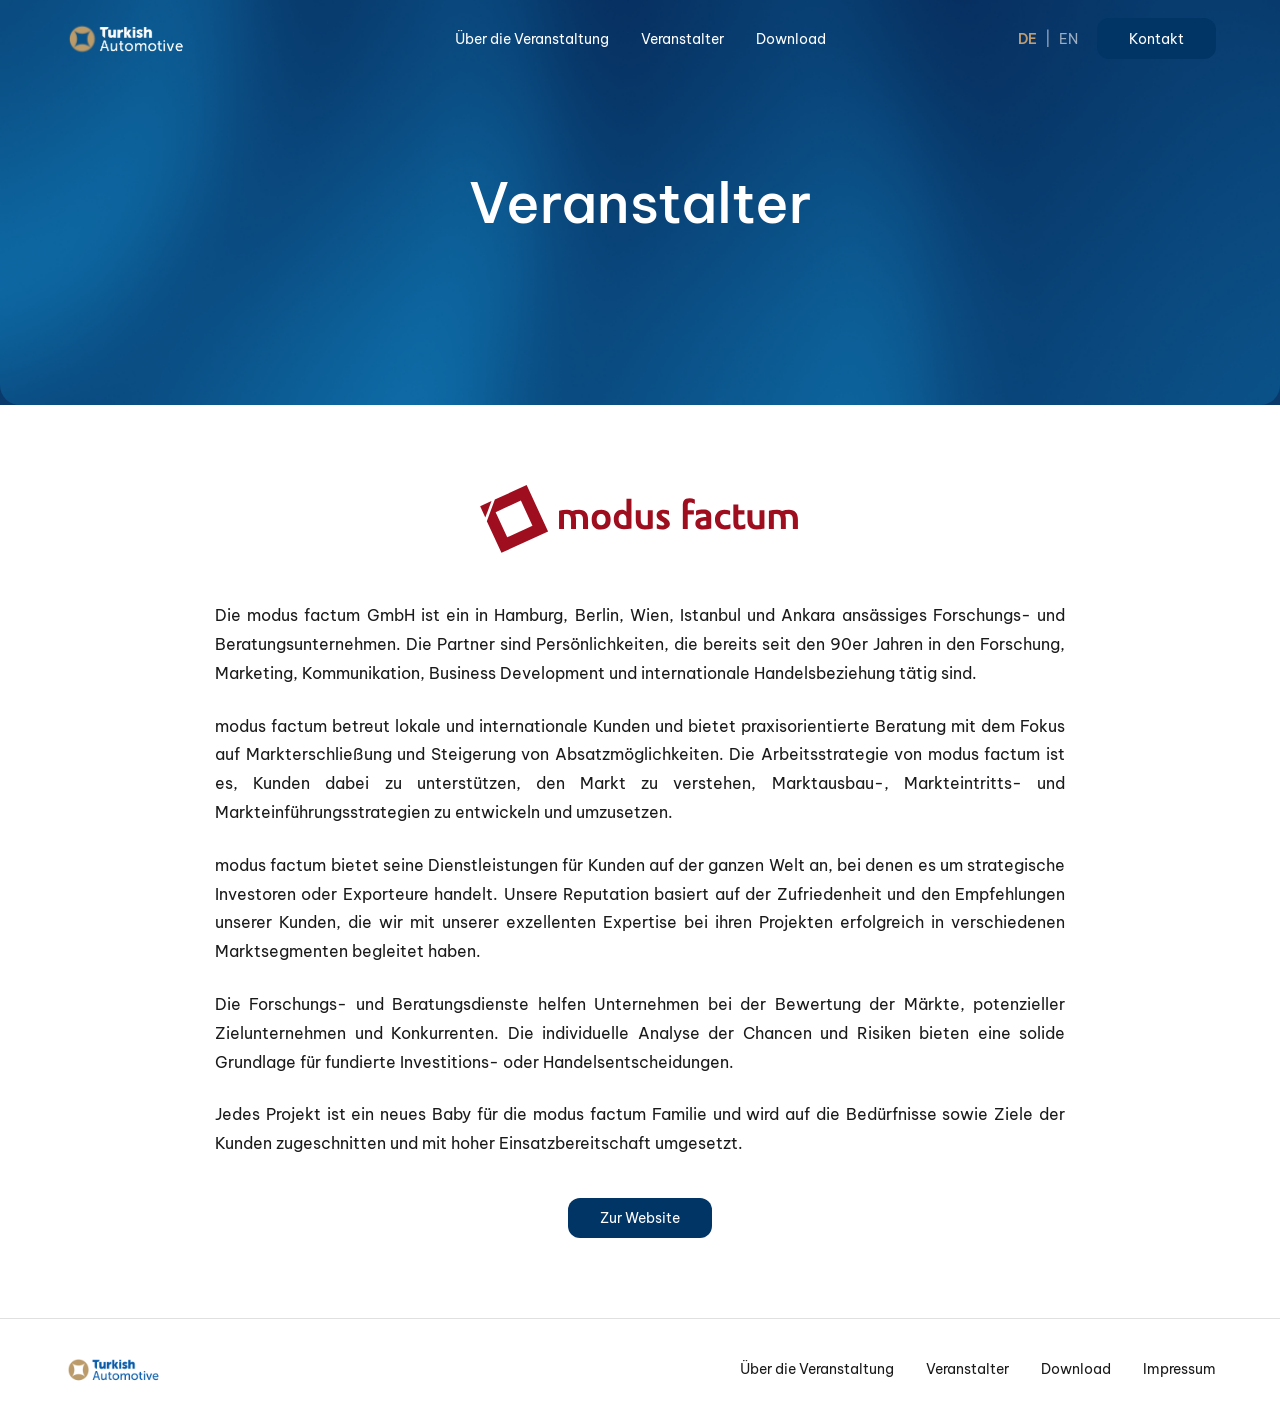
<file: veranstalter.html>
<!DOCTYPE html>
<html lang="de">
<head>
    <meta charset="UTF-8">
    <meta name="viewport" content="width=device-width, initial-scale=1.0">
    <title>Veranstalter – Deutsch-Türkischer Automobilgipfel 2025</title>
    <link rel="preconnect" href="https://fonts.googleapis.com">
    <link rel="preconnect" href="https://fonts.gstatic.com" crossorigin>
    <link href="https://fonts.googleapis.com/css2?family=Abhaya+Libre:wght@400;600;700;800&family=Be+Vietnam:wght@400;500;600;700&display=swap" rel="stylesheet">
    <link rel="stylesheet" href="style.css?v=29">
</head>
<body>
    <header class="header">
        <div class="header-logo">
            <img src="images/logos/Turkishautomotive logo weiss.svg" alt="Logo" class="logo-white">
            <img src="images/logos/Turkishautomotive logo blaue.svg" alt="Logo" class="logo-blue">
        </div>
        <nav class="header-nav">
            <a href="index.html#about">Über die Veranstaltung</a>
            <a href="veranstalter.html">Veranstalter</a>
            <a href="download.html">Download</a>
        </nav>
        <div class="header-actions"><div class="lang-switch"><a href="#" class="active">DE</a><span class="lang-divider">|</span><a href="veranstalter_en.html">EN</a></div><a href="kontakt.html" class="header-btn">Kontakt</a></div>
        <button class="hamburger" onclick="document.querySelector('.header').classList.toggle('nav-open')">
            <span></span><span></span><span></span>
        </button>
    </header>

    <section class="page-hero">
        <img src="images/backgrounds/blured_background.png" alt="" class="page-hero-bg">
        <h1 class="page-hero-title">Veranstalter</h1>
    </section>

    <section class="veranstalter-content">
        <img src="images/logos/modusfactumlogo.svg" alt="Modus Factum" class="veranstalter-logo">
        <div class="veranstalter-text">
            <p>Die modus factum GmbH ist ein in Hamburg, Berlin, Wien, Istanbul und Ankara ansässiges Forschungs- und Beratungsunternehmen. Die Partner sind Persönlichkeiten, die bereits seit den 90er Jahren in den Forschung, Marketing, Kommunikation, Business Development und internationale Handelsbeziehung tätig sind.</p>
            <p>modus factum betreut lokale und internationale Kunden und bietet praxisorientierte Beratung mit dem Fokus auf Markterschließung und Steigerung von Absatzmöglichkeiten. Die Arbeitsstrategie von modus factum ist es, Kunden dabei zu unterstützen, den Markt zu verstehen, Marktausbau-, Markteintritts- und Markteinführungsstrategien zu entwickeln und umzusetzen.</p>
            <p>modus factum bietet seine Dienstleistungen für Kunden auf der ganzen Welt an, bei denen es um strategische Investoren oder Exporteure handelt. Unsere Reputation basiert auf der Zufriedenheit und den Empfehlungen unserer Kunden, die wir mit unserer exzellenten Expertise bei ihren Projekten erfolgreich in verschiedenen Marktsegmenten begleitet haben.</p>
            <p>Die Forschungs- und Beratungsdienste helfen Unternehmen bei der Bewertung der Märkte, potenzieller Zielunternehmen und Konkurrenten. Die individuelle Analyse der Chancen und Risiken bieten eine solide Grundlage für fundierte Investitions- oder Handelsentscheidungen.</p>
            <p>Jedes Projekt ist ein neues Baby für die modus factum Familie und wird auf die Bedürfnisse sowie Ziele der Kunden zugeschnitten und mit hoher Einsatzbereitschaft umgesetzt.</p>
        </div>
        <a href="https://modusfactum.de" target="_blank" rel="noopener" class="btn-primary">Zur Website</a>
    </section>

    <footer class="footer">
        <div class="footer-logo">
            <img src="images/logos/Turkishautomotive logo blaue.svg" alt="Logo">
        </div>
        <nav class="footer-nav">
            <a href="index.html#about">Über die Veranstaltung</a>
            <a href="veranstalter.html">Veranstalter</a>
            <a href="download.html">Download</a>
            <a href="impressum.html">Impressum</a>
        </nav>
    </footer>

    <script>

        if (location.hash) {
            history.replaceState(null, '', location.pathname + location.search);
            window.scrollTo(0, 0);
        }
        document.querySelectorAll('a[href^="#"]').forEach(a => {
            const href = a.getAttribute('href');
            if (href.length < 2) return;
            a.addEventListener('click', (e) => {
                const target = document.getElementById(href.slice(1));
                if (!target) return;
                e.preventDefault();
                target.scrollIntoView({behavior:'smooth'});
            });
        });
        const header = document.querySelector('.header');
        window.addEventListener('scroll', () => {
            if (window.scrollY > 50) {
                header.classList.add('scrolled');
            } else {
                header.classList.remove('scrolled');
            }
        });

        document.querySelectorAll('.hero, .page-hero').forEach(hero => {
            const isHero = hero.classList.contains('hero');
            const content = isHero ? hero.querySelector('.hero-content') : hero;
            const targets = Array.from(content ? content.children : [])
                .filter(el => !el.classList.contains('page-hero-bg'));
            targets.forEach((el, i) => {
                el.classList.add('reveal');
                el.style.transitionDelay = (i * 120) + 'ms';
            });
            requestAnimationFrame(() => requestAnimationFrame(() => {
                targets.forEach(el => el.classList.add('visible'));
            }));
        });
        document.querySelectorAll('section').forEach(section => {
            if (section.classList.contains('hero') || section.classList.contains('page-hero')) return;
            Array.from(section.children).forEach((el, i) => {
                if (el.classList.contains('guests-bg') ||
                    el.classList.contains('location-bg') ||
                    el.classList.contains('page-hero-bg')) return;
                el.classList.add('reveal');
                el.style.transitionDelay = (i * 100) + 'ms';
            });
        });
        document.querySelectorAll('.guests-grid, .speakers-grid, .moderators-grid, .downloads-grid').forEach(grid => {
            Array.from(grid.children).forEach((card, i) => {
                card.classList.add('reveal');
                card.style.transitionDelay = (i * 90) + 'ms';
            });
        });
        document.querySelectorAll('.veranstalter-text > p, .impressum-block, .about-text > p').forEach((el, i) => {
            el.classList.add('reveal');
            el.style.transitionDelay = ((i % 8) * 80) + 'ms';
        });
        const revealObs = new IntersectionObserver((entries) => {
            entries.forEach(e => {
                if (e.isIntersecting) {
                    e.target.classList.add('visible');
                    revealObs.unobserve(e.target);
                }
            });
        }, { threshold: 0.1, rootMargin: '0px 0px -40px 0px' });
        document.querySelectorAll('.reveal').forEach(el => revealObs.observe(el));
    </script>
</body>
</html>
</file>
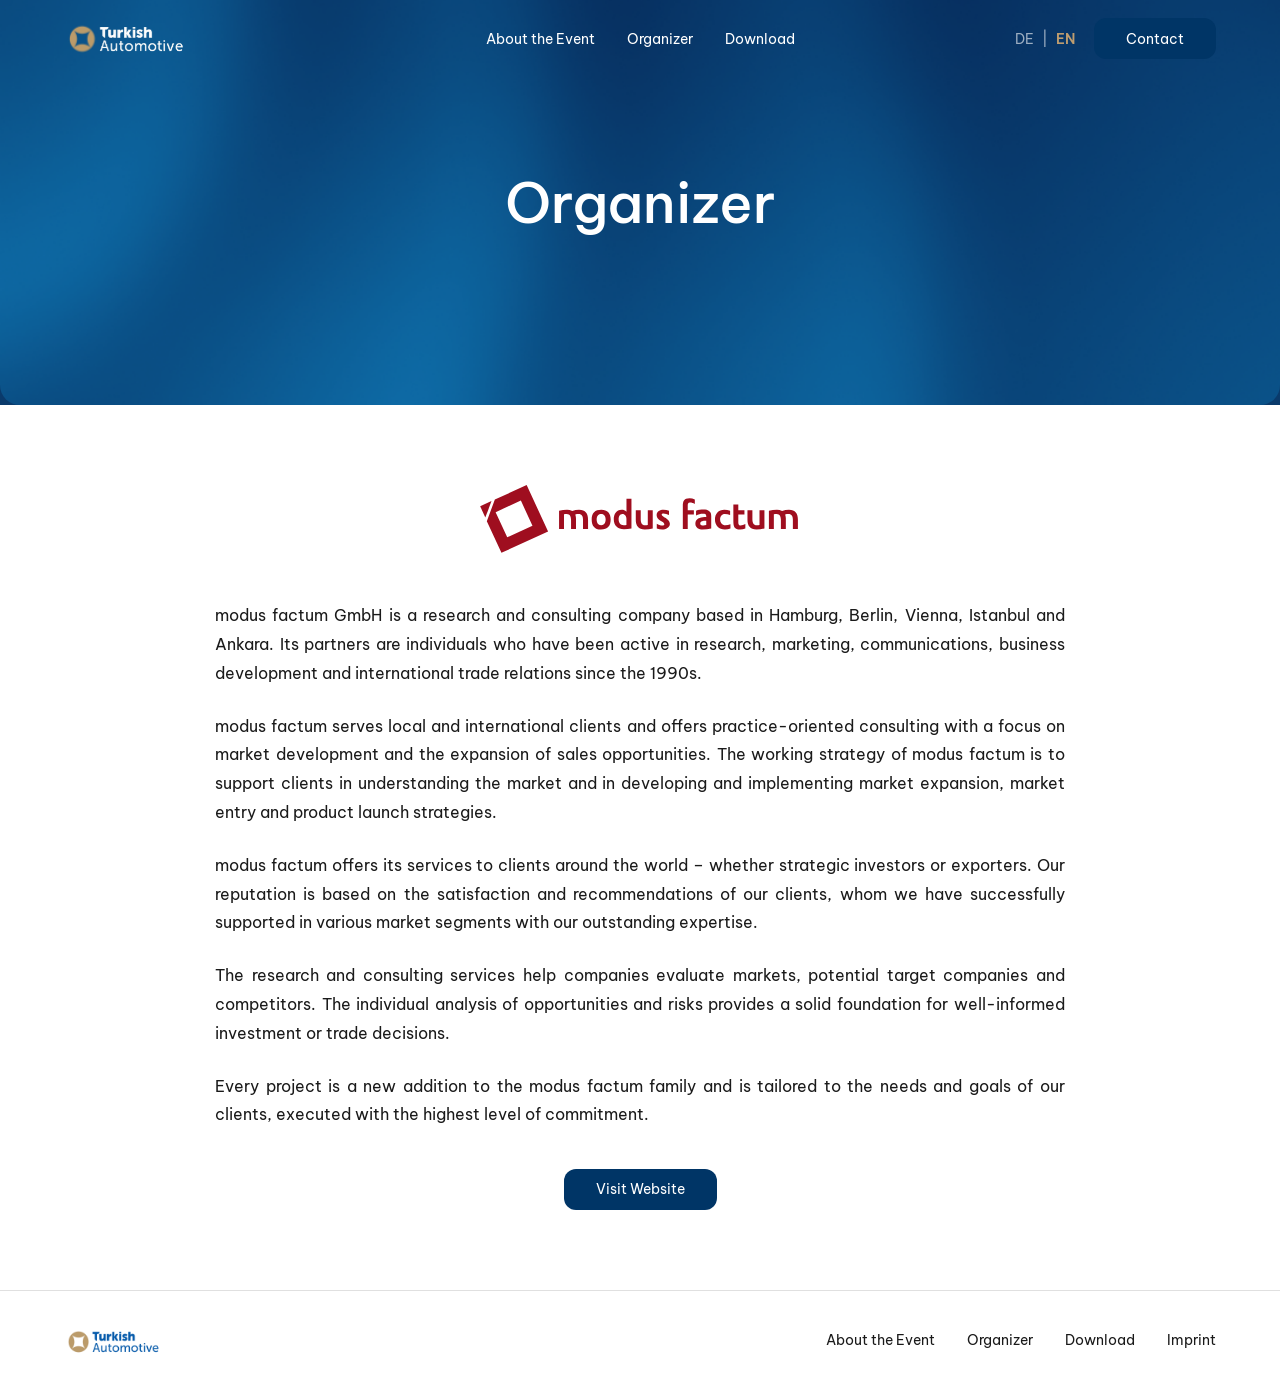
<file: veranstalter_en.html>
<!DOCTYPE html>
<html lang="en">
<head>
    <meta charset="UTF-8">
    <meta name="viewport" content="width=device-width, initial-scale=1.0">
    <title>Organizer – German-Turkish Automotive Summit 2025</title>
    <link rel="preconnect" href="https://fonts.googleapis.com">
    <link rel="preconnect" href="https://fonts.gstatic.com" crossorigin>
    <link href="https://fonts.googleapis.com/css2?family=Abhaya+Libre:wght@400;600;700;800&family=Be+Vietnam:wght@400;500;600;700&display=swap" rel="stylesheet">
    <link rel="stylesheet" href="style.css?v=29">
</head>
<body>
    <header class="header">
        <div class="header-logo">
            <img src="images/logos/Turkishautomotive logo weiss.svg" alt="Logo" class="logo-white">
            <img src="images/logos/Turkishautomotive logo blaue.svg" alt="Logo" class="logo-blue">
        </div>
        <nav class="header-nav">
            <a href="index_en.html#about">About the Event</a>
            <a href="veranstalter_en.html">Organizer</a>
            <a href="download_en.html">Download</a>
        </nav>
        <div class="header-actions"><div class="lang-switch"><a href="veranstalter.html">DE</a><span class="lang-divider">|</span><a href="#" class="active">EN</a></div><a href="kontakt_en.html" class="header-btn">Contact</a></div>
        <button class="hamburger" onclick="document.querySelector('.header').classList.toggle('nav-open')">
            <span></span><span></span><span></span>
        </button>
    </header>

    <section class="page-hero">
        <img src="images/backgrounds/blured_background.png" alt="" class="page-hero-bg">
        <h1 class="page-hero-title">Organizer</h1>
    </section>

    <section class="veranstalter-content">
        <img src="images/logos/modusfactumlogo.svg" alt="Modus Factum" class="veranstalter-logo">
        <div class="veranstalter-text">
            <p>modus factum GmbH is a research and consulting company based in Hamburg, Berlin, Vienna, Istanbul and Ankara. Its partners are individuals who have been active in research, marketing, communications, business development and international trade relations since the 1990s.</p>
            <p>modus factum serves local and international clients and offers practice-oriented consulting with a focus on market development and the expansion of sales opportunities. The working strategy of modus factum is to support clients in understanding the market and in developing and implementing market expansion, market entry and product launch strategies.</p>
            <p>modus factum offers its services to clients around the world – whether strategic investors or exporters. Our reputation is based on the satisfaction and recommendations of our clients, whom we have successfully supported in various market segments with our outstanding expertise.</p>
            <p>The research and consulting services help companies evaluate markets, potential target companies and competitors. The individual analysis of opportunities and risks provides a solid foundation for well-informed investment or trade decisions.</p>
            <p>Every project is a new addition to the modus factum family and is tailored to the needs and goals of our clients, executed with the highest level of commitment.</p>
        </div>
        <a href="https://modusfactum.de" target="_blank" rel="noopener" class="btn-primary">Visit Website</a>
    </section>

    <footer class="footer">
        <div class="footer-logo">
            <img src="images/logos/Turkishautomotive logo blaue.svg" alt="Logo">
        </div>
        <nav class="footer-nav">
            <a href="index_en.html#about">About the Event</a>
            <a href="veranstalter_en.html">Organizer</a>
            <a href="download_en.html">Download</a>
            <a href="impressum_en.html">Imprint</a>
        </nav>
    </footer>

    <script>

        if (location.hash) {
            history.replaceState(null, '', location.pathname + location.search);
            window.scrollTo(0, 0);
        }
        document.querySelectorAll('a[href^="#"]').forEach(a => {
            const href = a.getAttribute('href');
            if (href.length < 2) return;
            a.addEventListener('click', (e) => {
                const target = document.getElementById(href.slice(1));
                if (!target) return;
                e.preventDefault();
                target.scrollIntoView({behavior:'smooth'});
            });
        });
        const header = document.querySelector('.header');
        window.addEventListener('scroll', () => {
            if (window.scrollY > 50) {
                header.classList.add('scrolled');
            } else {
                header.classList.remove('scrolled');
            }
        });

        document.querySelectorAll('.hero, .page-hero').forEach(hero => {
            const isHero = hero.classList.contains('hero');
            const content = isHero ? hero.querySelector('.hero-content') : hero;
            const targets = Array.from(content ? content.children : [])
                .filter(el => !el.classList.contains('page-hero-bg'));
            targets.forEach((el, i) => {
                el.classList.add('reveal');
                el.style.transitionDelay = (i * 120) + 'ms';
            });
            requestAnimationFrame(() => requestAnimationFrame(() => {
                targets.forEach(el => el.classList.add('visible'));
            }));
        });
        document.querySelectorAll('section').forEach(section => {
            if (section.classList.contains('hero') || section.classList.contains('page-hero')) return;
            Array.from(section.children).forEach((el, i) => {
                if (el.classList.contains('guests-bg') ||
                    el.classList.contains('location-bg') ||
                    el.classList.contains('page-hero-bg')) return;
                el.classList.add('reveal');
                el.style.transitionDelay = (i * 100) + 'ms';
            });
        });
        document.querySelectorAll('.guests-grid, .speakers-grid, .moderators-grid, .downloads-grid').forEach(grid => {
            Array.from(grid.children).forEach((card, i) => {
                card.classList.add('reveal');
                card.style.transitionDelay = (i * 90) + 'ms';
            });
        });
        document.querySelectorAll('.veranstalter-text > p, .impressum-block, .about-text > p').forEach((el, i) => {
            el.classList.add('reveal');
            el.style.transitionDelay = ((i % 8) * 80) + 'ms';
        });
        const revealObs = new IntersectionObserver((entries) => {
            entries.forEach(e => {
                if (e.isIntersecting) {
                    e.target.classList.add('visible');
                    revealObs.unobserve(e.target);
                }
            });
        }, { threshold: 0.1, rootMargin: '0px 0px -40px 0px' });
        document.querySelectorAll('.reveal').forEach(el => revealObs.observe(el));
    </script>
</body>
</html>
</file>
<file: style.css>
* {
    margin: 0;
    padding: 0;
    box-sizing: border-box;
}

html {
    scroll-behavior: smooth;
}

.reveal {
    opacity: 0;
    transform: translateY(24px);
    transition: opacity 0.7s ease, transform 0.7s ease;
}

.reveal.visible {
    opacity: 1;
    transform: translateY(0);
}

@media (prefers-reduced-motion: reduce) {
    .reveal {
        opacity: 1;
        transform: none;
        transition: none;
    }
    html {
        scroll-behavior: auto;
    }
}

body {
    font-family: "Be Vietnam", sans-serif;
    color: #fff;
}

/* Header */
.header {
    position: fixed;
    top: 0;
    left: 0;
    width: 100%;
    z-index: 100;
    display: flex;
    align-items: center;
    justify-content: space-between;
    padding: 1rem 5%;
    background: transparent;
    backdrop-filter: none;
    -webkit-backdrop-filter: none;
    transition: background 0.3s, box-shadow 0.3s;
}

.header.scrolled {
    background: #fff;
    box-shadow: 0 2px 10px rgba(0, 0, 0, 0.08);
}

.header-logo {
    height: 45px;
}

.header-logo img {
    height: 100%;
    width: auto;
}

.logo-blue {
    display: none;
}

.header.scrolled .logo-white {
    display: none;
}

.header.scrolled .logo-blue {
    display: block;
}

.header-nav {
    display: flex;
    gap: 2rem;
    position: absolute;
    left: 50%;
    top: 50%;
    transform: translate(-50%, -50%);
}

.header-actions {
    display: flex;
    align-items: center;
    gap: 0;
    margin-left: auto;
}

.header-nav a {
    text-decoration: none;
    font-family: "Be Vietnam", sans-serif;
    font-size: 0.85rem;
    font-weight: 400;
    color: #fff;
    transition: opacity 0.3s;
}

.header-nav a:hover {
    opacity: 0.7;
}

.header.scrolled .header-nav a {
    color: #1a1a1a;
}

.header-btn {
    display: inline-block;
    padding: 0.7rem 2rem;
    background: #003566;
    color: #fff;
    text-decoration: none;
    border-radius: 12px;
    font-family: "Be Vietnam", sans-serif;
    font-size: 0.85rem;
    font-weight: 400;
    transition: opacity 0.3s;
}

.header-btn:hover {
    opacity: 0.85;
}

/* Hamburger */
.hamburger {
    display: none;
    background: none;
    border: none;
    cursor: pointer;
    flex-direction: column;
    gap: 5px;
    padding: 5px;
    z-index: 101;
}

.hamburger span {
    display: block;
    width: 24px;
    height: 2px;
    background: #fff;
    transition: transform 0.3s, opacity 0.3s;
}

.header.scrolled .hamburger span {
    background: #1a1a1a;
}

/* Carousel */
.carousel-wrapper {
    position: relative;
}

.carousel-btn {
    display: none;
}

.hero {
    height: 100vh;
    display: flex;
    align-items: center;
    justify-content: center;
    text-align: center;
    background: url("images/backgrounds/hero_section.jpg") center/cover no-repeat;
    position: relative;
}

.hero-content {
    display: flex;
    flex-direction: column;
    align-items: center;
    gap: 0.35rem;
    position: relative;
    z-index: 1;
}

.hero-line {
    font-family: "Be Vietnam", sans-serif;
    font-size: 2rem;
    font-weight: 500;
    color: #fff;
    letter-spacing: 0.5px;
}
.hero-line2 {
    font-family: "Be Vietnam", sans-serif;
    font-size: 2.1rem;
    font-weight: 500;
    color: #fff;
    letter-spacing: 4px;
    margin-top: 0.4rem;
}
.hero-title {
    font-family: "Abhaya Libre", serif;
    font-size: 8.5rem;
    font-weight: 700;
    color: #fff;
    line-height: 1;
    letter-spacing: -2px;
    margin: 0.2rem 0;
}

.cta-button {
    display: inline-block;
    margin-top: 3rem;
    padding: 0.95rem 2.4rem;
    background: #003566;
    color: #fff;
    text-decoration: none;
    border-radius: 7px;
    font-family: "Be Vietnam", sans-serif;
    font-size: 0.95rem;
    font-weight: 500;
    letter-spacing: 0.5px;
    box-shadow: 0 10px 30px rgba(0, 53, 102, 0.45);
    transition: transform 0.25s ease, box-shadow 0.25s ease, background 0.25s ease;
}

.cta-button:hover {
    background: #00498c;
    transform: translateY(-2px);
    box-shadow: 0 14px 34px rgba(0, 53, 102, 0.55);
}

.cooperation {
    margin-top: 3rem;
    font-family: "Be Vietnam", sans-serif;
    font-size: 0.95rem;
    color: #fff;
    opacity: 0.75;
    letter-spacing: 0.5px;
}

.cooperation-logos {
    display: flex;
    align-items: center;
    gap: 1.2rem;
    margin-top: 0.8rem;
}

.coop-logo {
    height: 65px;
    width: auto;
    opacity: 1;
}

.coop-divider {
    width: 1px;
    height: 40px;
    background: #fff;
    opacity: 1;
}

/* About Section */
.about {
    background: #fff;
    padding: 5rem 5%;
    display: flex;
    flex-direction: column;
    align-items: center;
}

.quote-icon {
    width: 120px;
    margin-bottom: 2rem;
}

.about-text {
    max-width: 800px;
    text-align: center;
    display: flex;
    flex-direction: column;
    gap: 1.5rem;
}

.about-text p {
    font-family: "Be Vietnam", sans-serif;
    font-size: 1rem;
    line-height: 1.8;
    color: #5C5C5C;
    font-weight: 400;
}

/* Guests Section */
.guests {
    position: relative;
    padding: 5rem 5%;
    text-align: center;
    color: #fff;
    overflow: hidden;
    background: #0a3a6b;
}

.guests-bg,
.location-bg {
    position: absolute;
    top: 0;
    left: 0;
    width: 100%;
    height: 100%;
    object-fit: cover;
    z-index: 0;
}

.guests > *:not(.guests-bg),
.location > *:not(.location-bg) {
    position: relative;
    z-index: 1;
}

.guests-badge {
    display: inline-block;
    padding: 0.4rem 1.2rem;
    background: #fff;
    border: none;
    border-radius: 6px;
    font-family: "Be Vietnam", sans-serif;
    font-size: 0.75rem;
    font-weight: 500;
    color: #003566;
    margin-bottom: 1.5rem;
}

.guests-title {
    font-family: "Be Vietnam", sans-serif;
    font-size: 2.6rem;
    font-weight: 500;
    letter-spacing: -0.5px;
    color: #fff;
    margin-bottom: 3.5rem;
}

.guests-grid {
    display: grid;
    grid-template-columns: repeat(3, 1fr);
    gap: 3rem;
    max-width: 1100px;
    margin: 0 auto;
}

.guest-card {
    display: flex;
    flex-direction: column;
    align-items: center;
    gap: 0.3rem;
}

.guest-img-wrapper {
    width: 180px;
    height: 180px;
    border-radius: 50%;
    overflow: hidden;
    margin-bottom: 1.2rem;
}

.guest-img-wrapper img {
    width: 100%;
    height: 100%;
    object-fit: cover;
}

.guest-card h3 {
    font-family: "Be Vietnam", sans-serif;
    font-size: 1.7rem;
    font-weight: 500;
    color: #fff;
}

.guest-card p {
    font-family: "Be Vietnam", sans-serif;
    font-size: 0.9rem;
    font-weight: 400;
    color: rgba(255, 255, 255, 0.8);
}

/* Speakers Section */
.speakers {
    background: #fff;
    padding: 5rem 5%;
    text-align: center;
}

.speakers-badge {
    display: inline-block;
    padding: 0.4rem 1.2rem;
    background: #003566;
    border: none;
    border-radius: 6px;
    font-family: "Be Vietnam", sans-serif;
    font-size: 0.75rem;
    font-weight: 500;
    color: #fff;
    margin-bottom: 1.5rem;
}

.speakers-title {
    font-family: "Be Vietnam", sans-serif;
    font-size: 2.6rem;
    font-weight: 500;
    letter-spacing: -0.5px;
    color: #1a1a1a;
    margin-bottom: 3.5rem;
}

.speakers-grid {
    display: grid;
    grid-template-columns: repeat(3, 1fr);
    gap: 3rem;
    max-width: 1100px;
    margin: 0 auto;
}

.speaker-card {
    display: flex;
    flex-direction: column;
    align-items: center;
    gap: 0.3rem;
}

.speaker-img-wrapper {
    width: 180px;
    height: 180px;
    border-radius: 50%;
    overflow: hidden;
    margin-bottom: 1.2rem;
}

.speaker-img-wrapper img {
    width: 100%;
    height: 100%;
    object-fit: cover;
}

.speaker-card:first-child .speaker-img-wrapper img {
    object-position: center 80%;
}

.speaker-card h3 {
    font-family: "Be Vietnam", sans-serif;
    font-size: 1.7rem;
    font-weight: 500;
    color: #1a1a1a;
}

.speaker-card p {
    font-family: "Be Vietnam", sans-serif;
    font-size: 0.9rem;
    font-weight: 400;
    color: #003566;
}

.speaker-card p:first-of-type {
    color: #BE9D70;
    font-weight: 500;
}

/* Moderators Section */
.moderators {
    position: relative;
    background: #0a3a6b;
    padding: 5rem 5%;
    text-align: center;
    color: #fff;
    overflow: hidden;
}

.moderators-bg {
    position: absolute;
    top: 0;
    left: 0;
    width: 100%;
    height: 100%;
    object-fit: cover;
    z-index: 0;
}

.moderators > *:not(.moderators-bg) {
    position: relative;
    z-index: 1;
}

.moderators-badge {
    display: inline-block;
    padding: 0.4rem 1.2rem;
    background: #fff;
    border: none;
    border-radius: 6px;
    font-family: "Be Vietnam", sans-serif;
    font-size: 0.75rem;
    font-weight: 500;
    color: #003566;
    margin-bottom: 1.5rem;
}

.moderators-title {
    font-family: "Be Vietnam", sans-serif;
    font-size: 2.6rem;
    font-weight: 500;
    letter-spacing: -0.5px;
    color: #fff;
    margin-bottom: 3.5rem;
}

.moderators-grid {
    display: grid;
    grid-template-columns: repeat(4, 1fr);
    gap: 4.5rem;
    max-width: 1300px;
    margin: 0 auto;
}

.moderator-card {
    display: flex;
    flex-direction: column;
    align-items: center;
    gap: 0.3rem;
}

.moderator-img-wrapper {
    width: 220px;
    height: 220px;
    border-radius: 50%;
    overflow: hidden;
    margin-bottom: 1.2rem;
}

.moderator-img-wrapper img {
    width: 100%;
    height: 100%;
    object-fit: cover;
}

.moderator-card:first-child .moderator-img-wrapper img {
    object-position: center 80%;
}

.moderator-card h3 {
    font-family: "Be Vietnam", sans-serif;
    font-size: 1.7rem;
    font-weight: 500;
    color: #fff;
}

.moderator-card p {
    font-family: "Be Vietnam", sans-serif;
    font-size: 0.9rem;
    font-weight: 400;
    color: rgba(255, 255, 255, 0.85);
}

.moderator-card p.highlight {
    color: rgba(255, 255, 255, 0.95);
    font-weight: 400;
}

/* Location Section */
.location {
    position: relative;
    padding: 5rem 5%;
    overflow: hidden;
    color: #fff;
    background: #0a3a6b;
}

.location-content {
    position: relative;
    z-index: 1;
    display: flex;
    align-items: center;
    justify-content: space-between;
    max-width: 1100px;
    margin: 0 auto;
    gap: 4rem;
}

.location-info {
    flex: 1;
}

.location-badge {
    display: inline-block;
    padding: 0.4rem 1.2rem;
    background: #fff;
    border: none;
    border-radius: 6px;
    font-family: "Be Vietnam", sans-serif;
    font-size: 0.75rem;
    font-weight: 500;
    color: #003566;
    margin-bottom: 0.8rem;
}

.location-title {
    font-family: "Be Vietnam", sans-serif;
    font-size: 2.8rem;
    font-weight: 500;
    letter-spacing: -0.5px;
    color: #fff;
    margin-bottom: 0.8rem;
}

.location-detail {
    font-family: "Be Vietnam", sans-serif;
    font-size: 1rem;
    font-weight: 400;
    color: rgba(255, 255, 255, 0.9);
    line-height: 1.8;
}

.location-buttons {
    display: flex;
    gap: 1rem;
    margin-top: 2rem;
}

.btn-primary {
    display: inline-block;
    padding: 0.7rem 2rem;
    background: #003566;
    color: #fff;
    text-decoration: none;
    border-radius: 12px;
    font-family: "Be Vietnam", sans-serif;
    font-size: 0.85rem;
    font-weight: 400;
    transition: opacity 0.3s;
}

.btn-primary:hover {
    opacity: 0.85;
}

.btn-outline {
    display: inline-block;
    padding: 0.7rem 2rem;
    background: transparent;
    color: #fff;
    text-decoration: none;
    border: 1.5px solid rgba(255, 255, 255, 0.6);
    border-radius: 12px;
    font-family: "Be Vietnam", sans-serif;
    font-size: 0.85rem;
    font-weight: 400;
    transition: background 0.3s;
}

.btn-outline:hover {
    background: rgba(255, 255, 255, 0.1);
}

.location-image {
    flex: 1;
    position: relative;
    max-width: 450px;
}

.location-image img {
    width: 100%;
    border-radius: 12px;
    display: block;
}

.location-caption {
    position: absolute;
    bottom: 1.2rem;
    left: 1.2rem;
    right: 40%;
    background: rgba(0, 0, 0, 0.45);
    backdrop-filter: blur(10px);
    padding: 1rem 1.2rem;
    border-radius: 10px;
    font-family: "Be Vietnam", sans-serif;
    font-size: 0.8rem;
    font-weight: 400;
    color: #fff;
    line-height: 1.5;
}

/* Gallery Section */
.gallery {
    position: relative;
    padding: 6rem 5% 5rem;
    text-align: center;
    background: #fff;
    color: #1a1a1a;
    overflow: hidden;
}

.gallery-bg {
    display: none;
}

.gallery > *:not(.gallery-bg) {
    position: relative;
    z-index: 1;
}

.gallery-badge {
    display: inline-block;
    padding: 0.4rem 1.2rem;
    background: #003566;
    border: none;
    border-radius: 6px;
    font-family: "Be Vietnam", sans-serif;
    font-size: 0.75rem;
    font-weight: 500;
    color: #fff;
    margin-bottom: 1.5rem;
}

.gallery-title {
    font-family: "Be Vietnam", sans-serif;
    font-size: 2.6rem;
    font-weight: 500;
    letter-spacing: -0.5px;
    color: #1a1a1a;
    margin-bottom: 0.9rem;
}

.gallery-subtitle {
    font-family: "Be Vietnam", sans-serif;
    font-size: 1.05rem;
    font-weight: 400;
    color: rgba(26, 26, 26, 0.65);
    max-width: 620px;
    margin: 0 auto 3rem;
    line-height: 1.55;
}

.gallery-grid {
    display: grid;
    grid-template-columns: repeat(4, 1fr);
    grid-auto-rows: 200px;
    gap: 14px;
    max-width: 1200px;
    margin: 0 auto;
}

.gallery-item {
    position: relative;
    overflow: hidden;
    border-radius: 12px;
    background: #f1f3f6;
    cursor: pointer;
    transition: transform 0.4s ease, box-shadow 0.4s ease;
    box-shadow: 0 4px 14px rgba(0, 53, 102, 0.08);
}

.gallery-item:nth-child(1) {
    grid-column: span 2;
    grid-row: span 2;
}

.gallery-item:nth-child(4) {
    grid-column: span 2;
}

.gallery-item:hover {
    transform: translateY(-4px);
    box-shadow: 0 14px 32px rgba(0, 53, 102, 0.18);
}

.gallery-item img {
    width: 100%;
    height: 100%;
    object-fit: cover;
    transition: transform 0.7s ease, filter 0.4s ease;
    display: block;
}

.gallery-item:hover img {
    transform: scale(1.06);
    filter: brightness(1.05);
}

.gallery-placeholder {
    position: relative;
    width: 100%;
    height: 100%;
    display: flex;
    flex-direction: column;
    align-items: center;
    justify-content: center;
    gap: 0.7rem;
    color: rgba(0, 53, 102, 0.45);
    background:
        linear-gradient(135deg, #ffffff 0%, #eef2f7 100%);
    transition: color 0.4s ease, background 0.4s ease;
}

.gallery-item:nth-child(2n) .gallery-placeholder {
    background:
        linear-gradient(135deg, #f4f6fa 0%, #e6ebf2 100%);
}

.gallery-item:nth-child(3n) .gallery-placeholder {
    background:
        linear-gradient(135deg, #f8f9fc 0%, #eaf0f7 100%);
}

.gallery-placeholder::before {
    content: "";
    position: absolute;
    inset: 0;
    background:
        radial-gradient(circle at 30% 20%, rgba(0, 53, 102, 0.06), transparent 55%),
        radial-gradient(circle at 80% 80%, rgba(0, 53, 102, 0.04), transparent 55%);
    pointer-events: none;
}

.gallery-item:hover .gallery-placeholder {
    color: rgba(0, 53, 102, 0.75);
}

.gallery-icon {
    width: 38px;
    height: 38px;
    position: relative;
    z-index: 1;
    transition: transform 0.4s ease;
}

.gallery-item:hover .gallery-icon {
    transform: scale(1.1);
}

.gallery-placeholder-label {
    font-family: "Be Vietnam", sans-serif;
    font-size: 0.78rem;
    font-weight: 500;
    letter-spacing: 0.08em;
    text-transform: uppercase;
    position: relative;
    z-index: 1;
}

.gallery-note {
    font-family: "Be Vietnam", sans-serif;
    font-size: 0.85rem;
    color: rgba(26, 26, 26, 0.5);
    margin-top: 2.5rem;
    font-style: italic;
}

/* Lightbox */
.lightbox {
    position: fixed;
    inset: 0;
    background: rgba(8, 18, 32, 0.92);
    backdrop-filter: blur(8px);
    -webkit-backdrop-filter: blur(8px);
    display: flex;
    align-items: center;
    justify-content: center;
    z-index: 1000;
    opacity: 0;
    visibility: hidden;
    transition: opacity 0.3s ease, visibility 0.3s ease;
    padding: 4rem 2rem;
}

.lightbox.open {
    opacity: 1;
    visibility: visible;
}

.lightbox-img {
    max-width: 100%;
    max-height: 100%;
    object-fit: contain;
    border-radius: 8px;
    box-shadow: 0 20px 60px rgba(0, 0, 0, 0.6);
    transform: scale(0.96);
    transition: transform 0.3s ease;
}

.lightbox.open .lightbox-img {
    transform: scale(1);
}

.lightbox-close,
.lightbox-nav {
    position: absolute;
    background: rgba(255, 255, 255, 0.08);
    border: 1px solid rgba(255, 255, 255, 0.18);
    color: #fff;
    cursor: pointer;
    border-radius: 50%;
    display: flex;
    align-items: center;
    justify-content: center;
    transition: background 0.2s ease, transform 0.2s ease;
    font-family: "Be Vietnam", sans-serif;
}

.lightbox-close {
    top: 1.5rem;
    right: 1.5rem;
    width: 44px;
    height: 44px;
    font-size: 1.6rem;
    line-height: 1;
}

.lightbox-nav {
    top: 50%;
    transform: translateY(-50%);
    width: 54px;
    height: 54px;
    font-size: 2rem;
    line-height: 1;
}

.lightbox-prev { left: 1.5rem; }
.lightbox-next { right: 1.5rem; }

.lightbox-close:hover,
.lightbox-nav:hover {
    background: rgba(255, 255, 255, 0.18);
}

.lightbox-nav:hover {
    transform: translateY(-50%) scale(1.06);
}

.lightbox-counter {
    position: absolute;
    bottom: 1.5rem;
    left: 50%;
    transform: translateX(-50%);
    color: rgba(255, 255, 255, 0.75);
    font-family: "Be Vietnam", sans-serif;
    font-size: 0.85rem;
    letter-spacing: 0.06em;
}

/* Footer */
.footer {
    display: flex;
    flex-direction: row;
    flex-wrap: nowrap;
    align-items: center;
    justify-content: space-between;
    padding: 2rem 5%;
    background: #fff;
    border-top: 1px solid #e0e0e0;
}

.footer-logo {
    height: 35px;
    flex: 0 0 auto;
}

.footer-logo img {
    height: 100%;
    width: auto;
    display: block;
}

.footer-nav {
    display: flex;
    flex-direction: row;
    flex-wrap: nowrap;
    gap: 2rem;
    flex: 0 0 auto;
}

.footer-nav a {
    text-decoration: none;
    font-family: "Be Vietnam", sans-serif;
    font-size: 0.85rem;
    font-weight: 400;
    color: #1a1a1a;
    transition: opacity 0.3s;
}

.footer-nav a:hover {
    opacity: 0.7;
}

.footer-btn {
    flex: 0 0 auto;
    display: inline-block;
    padding: 0.5rem 1.5rem;
    background: #003566;
    color: #fff;
    text-decoration: none;
    border-radius: 12px;
    font-family: "Be Vietnam", sans-serif;
    font-size: 0.8rem;
    font-weight: 400;
    transition: opacity 0.3s;
}

.footer-btn:hover {
    opacity: 0.85;
}

/* Page Hero */
.page-hero {
    position: relative;
    height: 45vh;
    display: flex;
    align-items: center;
    justify-content: center;
    overflow: hidden;
    background: #0a3a6b;
}

.page-hero-bg {
    position: absolute;
    top: 0;
    left: 0;
    width: 100%;
    height: 100%;
    object-fit: cover;
    z-index: 0;
    border-radius: 0 0 20px 20px;
}

.page-hero-text {
    position: relative;
    z-index: 1;
    text-align: center;
}

.page-hero-subtitle {
    font-family: "Be Vietnam", sans-serif;
    font-size: 1.2rem;
    font-weight: 400;
    color: #fff;
    margin-bottom: 0.5rem;
}

.page-hero-title {
    position: relative;
    z-index: 1;
    font-family: "Be Vietnam", sans-serif;
    font-size: 3.5rem;
    font-weight: 500;
    color: #fff;
}

/* Veranstalter Content */
.veranstalter-content {
    background: #fff;
    padding: 5rem 5%;
    display: flex;
    flex-direction: column;
    align-items: center;
}

.veranstalter-logo {
    width: 320px;
    margin-bottom: 3rem;
}

.veranstalter-text {
    max-width: 850px;
    display: flex;
    flex-direction: column;
    gap: 1.5rem;
}

.veranstalter-text p {
    font-family: "Be Vietnam", sans-serif;
    font-size: 1rem;
    line-height: 1.8;
    color: #1a1a1a;
    font-weight: 400;
    text-align: justify;
}

.veranstalter-content .btn-primary {
    margin-top: 2.5rem;
}

/* Partner Cards */
.partner-card {
    display: flex;
    align-items: center;
    gap: 3rem;
    padding: 1.5rem 5%;
    max-width: 1200px;
    margin: 0 auto;
}

.partner-logo {
    flex: 1;
    display: flex;
    align-items: center;
    justify-content: center;
}

.partner-logo img {
    width: 100%;
    max-width: 350px;
}

.partner-info {
    flex: 1;
    position: relative;
    border-radius: 0 20px 20px 0;
    overflow: hidden;
    background: #0a3a6b;
}

.partner-info-bg {
    position: absolute;
    top: 0;
    left: 0;
    width: 100%;
    height: 100%;
    object-fit: cover;
    z-index: 0;
}

.partner-info-content {
    position: relative;
    z-index: 1;
    padding: 3.5rem 3rem;
}

.partner-info-content h2 {
    font-family: "Be Vietnam", sans-serif;
    font-size: 1.6rem;
    font-weight: 600;
    color: #fff;
    margin-bottom: 1.5rem;
}

.partner-info-content p {
    font-family: "Be Vietnam", sans-serif;
    font-size: 0.85rem;
    line-height: 1.7;
    color: rgba(255, 255, 255, 0.9);
    font-weight: 400;
    margin-bottom: 2rem;
}

.btn-outline-dark {
    display: inline-block;
    padding: 0.6rem 1.8rem;
    background: transparent;
    color: #fff;
    text-decoration: none;
    border: 1.5px solid rgba(255, 255, 255, 0.6);
    border-radius: 10px;
    font-family: "Be Vietnam", sans-serif;
    font-size: 0.85rem;
    font-weight: 400;
    transition: background 0.3s;
}

.btn-outline-dark:hover {
    background: rgba(255, 255, 255, 0.1);
}

.partner-card-reverse .partner-info {
    border-radius: 20px 0 0 20px;
}

/* Impressum */
.impressum-content {
    background: #fff;
    padding: 4rem 5%;
}

.impressum-text {
    max-width: 850px;
    margin: 0 auto;
}

.impressum-block {
    margin-bottom: 2.5rem;
}

.impressum-block h3 {
    font-family: "Be Vietnam", sans-serif;
    font-size: 1.3rem;
    font-weight: 600;
    color: #1a1a1a;
    margin-bottom: 0.8rem;
}

.impressum-block p {
    font-family: "Be Vietnam", sans-serif;
    font-size: 0.95rem;
    line-height: 1.8;
    color: #5C5C5C;
    font-weight: 400;
}

.impressum-block a {
    color: #003566;
    text-decoration: none;
}

.impressum-block a:hover {
    text-decoration: underline;
}

/* Downloads Section */
.downloads {
    background: #fff;
    padding: 4rem 5%;
}

.downloads-grid {
    display: grid;
    grid-template-columns: repeat(2, 1fr);
    gap: 3rem;
    max-width: 900px;
    margin: 0 auto;
}

.download-card {
    display: flex;
    flex-direction: column;
    align-items: center;
    gap: 1.5rem;
}

.download-preview {
    width: 100%;
    height: 500px;
    border-radius: 12px;
    overflow: hidden;
    box-shadow: 0 4px 20px rgba(0, 0, 0, 0.1);
}

.download-preview embed {
    width: 100%;
    height: 100%;
    border: none;
}

.btn-download {
    display: inline-block;
    padding: 0.7rem 2rem;
    background: #003566;
    color: #fff;
    text-decoration: none;
    border-radius: 12px;
    font-family: "Be Vietnam", sans-serif;
    font-size: 0.85rem;
    font-weight: 400;
    transition: opacity 0.3s;
}

.btn-download:hover {
    opacity: 0.85;
}

/* ========== RESPONSIVE ========== */

/* Tablet */
@media (max-width: 1024px) {
    .hero-title {
        font-size: 5.5rem;
        letter-spacing: -1.5px;
    }

    .hero-line,
    .hero-line2 {
        font-size: 1.5rem;
    }

    .guests-title,
    .speakers-title,
    .moderators-title {
        font-size: 2rem;
    }

    .guests-grid,
    .speakers-grid,
    .moderators-grid {
        grid-template-columns: repeat(2, 1fr);
        gap: 2rem;
        max-width: 750px;
    }

    .location-content {
        flex-direction: column;
        text-align: center;
    }

    .location-title {
        font-size: 2.2rem;
    }

    .location-buttons {
        justify-content: center;
    }

    .location-image {
        max-width: 100%;
    }

    .location-caption {
        right: 20%;
    }

    .partner-card {
        gap: 2rem;
    }

    .partner-logo img {
        max-width: 250px;
    }

    .gallery-title {
        font-size: 2rem;
    }

    .gallery-grid {
        grid-template-columns: repeat(4, 1fr);
        grid-auto-rows: 160px;
        max-width: 760px;
    }

    .downloads-grid {
        gap: 2rem;
    }

    .download-preview {
        height: 400px;
    }
}

/* Mobile */
@media (max-width: 768px) {
    /* Hamburger Menu */
    .hamburger {
        display: flex;
    }

    .header-nav {
        display: none;
        position: absolute;
        top: 100%;
        left: 0;
        transform: none;
        width: 100%;
        background: #fff;
        flex-direction: column;
        padding: 1.5rem 5%;
        box-shadow: 0 4px 12px rgba(0, 0, 0, 0.1);
        gap: 1rem;
    }

    .header-nav a {
        color: #1a1a1a;
        font-size: 1rem;
    }

    .header.nav-open .header-nav {
        display: flex;
    }

    .header-btn {
        display: none;
    }

    .header.nav-open .hamburger span:nth-child(1) {
        transform: rotate(45deg) translate(5px, 5px);
    }

    .header.nav-open .hamburger span:nth-child(2) {
        opacity: 0;
    }

    .header.nav-open .hamburger span:nth-child(3) {
        transform: rotate(-45deg) translate(5px, -5px);
    }

    /* Header */
    .header {
        padding: 0.8rem 4%;
    }

    .header-logo {
        height: 28px;
    }

    /* Hero */
    .hero-title {
        font-size: 4rem;
        letter-spacing: -1px;
    }

    .hero-line,
    .hero-line2 {
        font-size: 1.2rem;
    }

    .hero-line2 {
        letter-spacing: 3px;
    }

    .coop-logo {
        height: 40px;
    }

    .coop-divider {
        height: 30px;
    }

    /* About */
    .about {
        padding: 3rem 5%;
    }

    .quote-icon {
        width: 80px;
    }

    .about-text p {
        font-size: 0.9rem;
    }

    /* Carousel */
    .carousel-btn {
        display: flex;
        align-items: center;
        justify-content: center;
        position: absolute;
        top: 50%;
        transform: translateY(-50%);
        width: 40px;
        height: 40px;
        border-radius: 50%;
        border: none;
        background: rgba(255, 255, 255, 0.9);
        color: #003566;
        font-size: 1.5rem;
        cursor: pointer;
        z-index: 2;
        box-shadow: 0 2px 8px rgba(0, 0, 0, 0.15);
    }

    .carousel-prev {
        left: -5px;
    }

    .carousel-next {
        right: -5px;
    }

    .speakers .carousel-btn {
        background: rgba(0, 53, 102, 0.9);
        color: #fff;
    }

    .moderators .carousel-btn {
        background: rgba(0, 53, 102, 0.9);
        color: #fff;
    }

    /* Guests Carousel */
    .guests {
        padding: 3rem 5%;
    }

    .guests-title,
    .speakers-title,
    .moderators-title {
        font-size: 1.8rem;
        margin-bottom: 2rem;
    }

    .guests-grid,
    .speakers-grid,
    .moderators-grid {
        display: flex;
        overflow-x: auto;
        scroll-snap-type: x mandatory;
        -webkit-overflow-scrolling: touch;
        scrollbar-width: none;
        gap: 2rem;
        padding: 0 1rem;
    }

    .guests-grid::-webkit-scrollbar,
    .speakers-grid::-webkit-scrollbar,
    .moderators-grid::-webkit-scrollbar {
        display: none;
    }

    .guest-card,
    .speaker-card,
    .moderator-card {
        flex: 0 0 100%;
        scroll-snap-align: center;
    }

    .guest-card h3,
    .speaker-card h3,
    .moderator-card h3 {
        font-size: 1.3rem;
    }

    /* Speakers */
    .speakers {
        padding: 3rem 5%;
    }

    /* Moderators */
    .moderators {
        padding: 3rem 5%;
    }

    /* Location */
    .location {
        padding: 3rem 5%;
    }

    .location-content {
        flex-direction: column;
        text-align: center;
        gap: 2rem;
    }

    .location-title {
        font-size: 1.8rem;
    }

    .location-buttons {
        justify-content: center;
    }

    .location-caption {
        position: relative;
        bottom: auto;
        left: auto;
        right: auto;
        margin-top: 1rem;
        background: rgba(0, 0, 0, 0.3);
    }

    /* Gallery */
    .gallery {
        padding: 3.5rem 5% 3rem;
    }

    .gallery-title {
        font-size: 1.6rem;
    }

    .gallery-subtitle {
        font-size: 0.95rem;
        margin-bottom: 2rem;
    }

    .gallery-grid {
        grid-template-columns: repeat(2, 1fr);
        grid-auto-rows: 150px;
        gap: 10px;
    }

    .gallery-item:nth-child(1) {
        grid-column: span 2;
        grid-row: span 2;
    }

    .gallery-item:nth-child(4) {
        grid-column: span 2;
    }

    .gallery-icon {
        width: 30px;
        height: 30px;
    }

    .gallery-placeholder-label {
        font-size: 0.7rem;
    }

    .lightbox {
        padding: 3rem 1rem;
    }

    .lightbox-close {
        top: 1rem;
        right: 1rem;
        width: 38px;
        height: 38px;
        font-size: 1.4rem;
    }

    .lightbox-nav {
        width: 42px;
        height: 42px;
        font-size: 1.6rem;
    }

    .lightbox-prev { left: 0.5rem; }
    .lightbox-next { right: 0.5rem; }

    /* Footer */
    .footer {
        flex-direction: column;
        gap: 1.5rem;
        align-items: center;
        text-align: center;
    }

    .footer-nav {
        flex-wrap: wrap;
        justify-content: center;
        gap: 1rem;
    }

    /* Page Hero */
    .page-hero {
        height: 35vh;
    }

    .page-hero-title {
        font-size: 2.2rem;
    }

    .page-hero-subtitle {
        font-size: 1rem;
    }

    /* Veranstalter */
    .veranstalter-content {
        padding: 3rem 5%;
    }

    .veranstalter-logo {
        width: 220px;
    }

    .veranstalter-text p {
        font-size: 0.9rem;
    }

    /* Partner Cards */
    .partner-card {
        flex-direction: column;
        gap: 1.5rem;
        padding: 1.5rem 5%;
    }

    .partner-card-reverse {
        flex-direction: column-reverse;
    }

    .partner-logo img {
        max-width: 280px;
    }

    .partner-info {
        border-radius: 20px;
    }

    .partner-card-reverse .partner-info {
        border-radius: 20px;
    }

    .partner-info-content {
        padding: 2rem 1.5rem;
    }

    .partner-info-content h2 {
        font-size: 1.3rem;
    }

    /* Impressum */
    .impressum-content {
        padding: 3rem 5%;
    }

    .impressum-block h3 {
        font-size: 1.1rem;
    }

    .impressum-block p {
        font-size: 0.85rem;
    }

    /* Downloads */
    .downloads {
        padding: 3rem 5%;
    }

    .downloads-grid {
        grid-template-columns: 1fr;
        gap: 2rem;
    }

    .download-preview {
        height: 400px;
    }
}

/* Small Mobile */
@media (max-width: 480px) {
    .hero-title {
        font-size: 2.8rem;
        letter-spacing: -0.5px;
    }

    .hero-line,
    .hero-line2 {
        font-size: 1rem;
    }

    .hero-line2 {
        letter-spacing: 2px;
    }

    .coop-logo {
        height: 30px;
    }

    .page-hero-title {
        font-size: 1.8rem;
    }

    .guests-title,
    .speakers-title,
    .moderators-title {
        font-size: 1.5rem;
    }

    .guest-img-wrapper,
    .speaker-img-wrapper {
        width: 140px;
        height: 140px;
    }

    .moderator-img-wrapper {
        width: 170px;
        height: 170px;
    }

    .location-title {
        font-size: 1.5rem;
    }

    .gallery-title {
        font-size: 1.4rem;
    }

    .gallery-grid {
        grid-auto-rows: 130px;
    }

    .download-preview {
        height: 300px;
    }

    .veranstalter-logo {
        width: 180px;
    }
}

/* Language Switch */
.lang-switch {
    display: flex;
    align-items: center;
    gap: 0.5rem;
    margin-right: 1.2rem;
    font-family: "Be Vietnam", sans-serif;
    font-size: 0.85rem;
}

.lang-switch a {
    color: #fff;
    text-decoration: none;
    opacity: 0.6;
    transition: opacity 0.3s;
}

.lang-switch a:hover {
    opacity: 1;
}

.lang-switch a.active {
    opacity: 1;
    font-weight: 600;
    color: #BE9D70;
}

.lang-switch .lang-divider {
    color: #fff;
    opacity: 0.6;
}

.header.scrolled .lang-switch a,
.header.scrolled .lang-switch .lang-divider {
    color: #1a1a1a;
}

.header.scrolled .lang-switch a.active,
.lang-switch a.active {
    color: #BE9D70;
}

/* Kontakt Page */
.kontakt-content {
    background: #fff;
    padding: 5rem 5%;
}

.kontakt-wrapper {
    max-width: 850px;
    margin: 0 auto;
    display: flex;
    flex-direction: column;
    gap: 3rem;
}

.kontakt-intro {
    text-align: center;
}

.kontakt-intro h2 {
    font-family: "Be Vietnam", sans-serif;
    font-size: 2rem;
    font-weight: 500;
    color: #1a1a1a;
    margin-bottom: 1rem;
}

.kontakt-intro p {
    font-family: "Be Vietnam", sans-serif;
    font-size: 1rem;
    line-height: 1.7;
    color: #5C5C5C;
    max-width: 600px;
    margin: 0 auto;
}

.kontakt-info {
    margin-top: 1.5rem;
    font-family: "Be Vietnam", sans-serif;
    font-size: 0.95rem;
    color: #1a1a1a;
}

.kontakt-info a {
    color: #003566;
    text-decoration: none;
}

.kontakt-info a:hover {
    text-decoration: underline;
}

.kontakt-form {
    display: flex;
    flex-direction: column;
    gap: 1.2rem;
    background: #f7f7f7;
    padding: 2.5rem;
    border-radius: 14px;
}

.form-row {
    display: grid;
    grid-template-columns: 1fr 1fr;
    gap: 1.2rem;
}

.form-group {
    display: flex;
    flex-direction: column;
    gap: 0.4rem;
}

.form-group label {
    font-family: "Be Vietnam", sans-serif;
    font-size: 0.85rem;
    font-weight: 500;
    color: #1a1a1a;
}

.form-group input,
.form-group textarea {
    font-family: "Be Vietnam", sans-serif;
    font-size: 0.95rem;
    color: #1a1a1a;
    padding: 0.8rem 1rem;
    border: 1px solid #d8d8d8;
    border-radius: 8px;
    background: #fff;
    transition: border-color 0.2s, box-shadow 0.2s;
}

.form-group input:focus,
.form-group textarea:focus {
    outline: none;
    border-color: #003566;
    box-shadow: 0 0 0 3px rgba(0, 53, 102, 0.12);
}

.form-group textarea {
    resize: vertical;
    min-height: 140px;
}

.form-checkbox {
    flex-direction: row;
    align-items: flex-start;
    gap: 0.7rem;
    margin-top: 0.5rem;
}

.form-checkbox input[type="checkbox"] {
    width: 18px;
    height: 18px;
    margin-top: 2px;
    flex-shrink: 0;
    accent-color: #003566;
}

.form-checkbox label {
    font-weight: 400;
    font-size: 0.85rem;
    color: #5C5C5C;
    line-height: 1.5;
}

.form-submit {
    align-self: flex-start;
    padding: 0.9rem 2.4rem;
    background: #003566;
    color: #fff;
    border: none;
    border-radius: 12px;
    font-family: "Be Vietnam", sans-serif;
    font-size: 0.9rem;
    font-weight: 500;
    cursor: pointer;
    transition: opacity 0.3s;
    margin-top: 0.5rem;
}

.form-submit:hover {
    opacity: 0.85;
}

@media (max-width: 768px) {
    .lang-switch {
        margin-right: 0.6rem;
        font-size: 0.8rem;
    }

    .kontakt-content {
        padding: 3rem 5%;
    }

    .kontakt-form {
        padding: 1.5rem;
    }

    .form-row {
        grid-template-columns: 1fr;
        gap: 1rem;
    }

    .kontakt-intro h2 {
        font-size: 1.5rem;
    }
}
</file>
